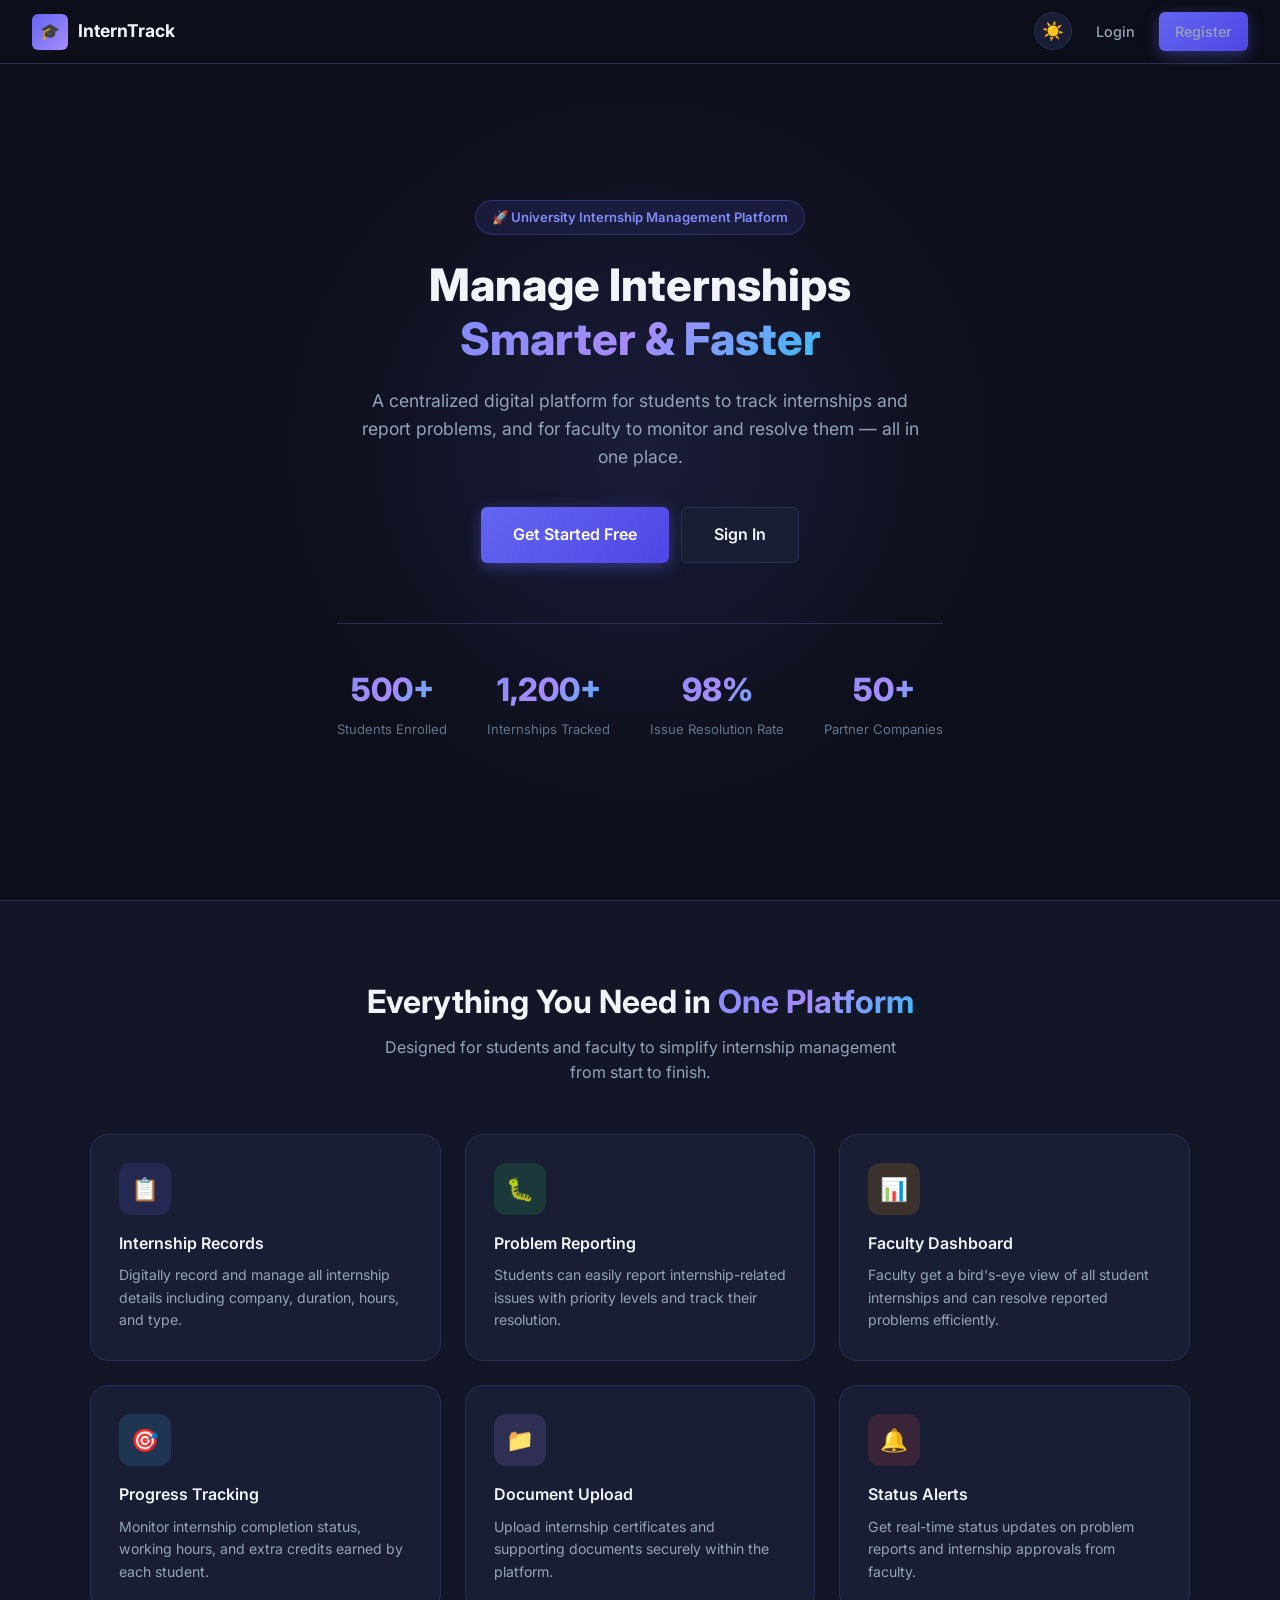
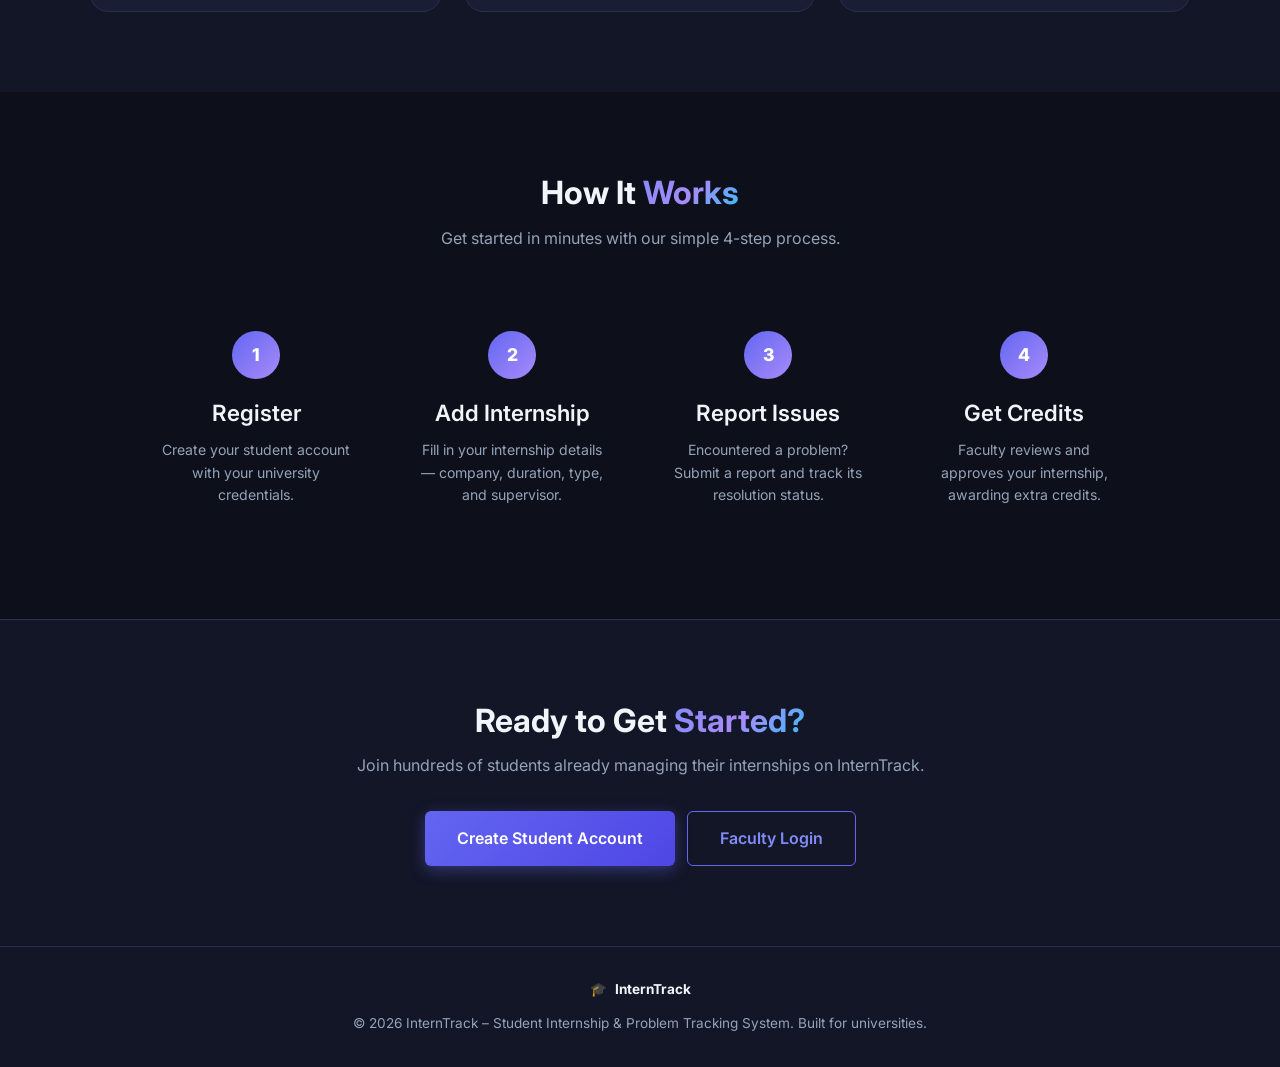
<file: index.html>
<!DOCTYPE html>
<html lang="en">

<head>
  <meta charset="UTF-8" />
  <meta name="viewport" content="width=device-width, initial-scale=1.0" />
  <title>InternTrack – Student Internship & Problem Tracking System</title>
  <script>(function () { var t = localStorage.getItem('interntrack-theme') || 'dark'; document.documentElement.setAttribute('data-theme', t); })();</script>
  <meta name="description"
    content="A centralized platform for managing student internships and problem reports at universities and colleges." />
  <link rel="stylesheet" href="css/style.css" />
  <style>
    /* ── Landing-specific styles ── */
    .hero {
      min-height: 100vh;
      display: flex;
      align-items: center;
      justify-content: center;
      text-align: center;
      padding: 100px 24px 60px;
      position: relative;
      overflow: hidden;
    }

    .hero::before {
      content: '';
      position: absolute;
      width: 800px;
      height: 800px;
      background: radial-gradient(circle, rgba(99, 102, 241, 0.15) 0%, transparent 65%);
      top: 50%;
      left: 50%;
      transform: translate(-50%, -50%);
      pointer-events: none;
    }

    .hero-badge {
      display: inline-flex;
      align-items: center;
      gap: 8px;
      background: rgba(99, 102, 241, 0.12);
      border: 1px solid rgba(99, 102, 241, 0.3);
      border-radius: 999px;
      padding: 6px 16px;
      font-size: 0.82rem;
      font-weight: 600;
      color: var(--accent-light);
      margin-bottom: 24px;
      animation: fadeInUp 0.5s ease forwards;
    }

    .hero-content {
      position: relative;
      z-index: 1;
      max-width: 760px;
      margin: 0 auto;
    }

    .hero h1 {
      margin-bottom: 20px;
      animation: fadeInUp 0.5s 0.1s ease both;
    }

    .hero p {
      font-size: 1.1rem;
      color: var(--text-secondary);
      max-width: 560px;
      margin: 0 auto 36px;
      animation: fadeInUp 0.5s 0.2s ease both;
    }

    .hero-cta {
      display: flex;
      gap: 12px;
      justify-content: center;
      flex-wrap: wrap;
      animation: fadeInUp 0.5s 0.3s ease both;
    }

    .hero-stats {
      display: flex;
      gap: 40px;
      justify-content: center;
      flex-wrap: wrap;
      margin-top: 60px;
      padding-top: 40px;
      border-top: 1px solid var(--border);
      animation: fadeInUp 0.5s 0.4s ease both;
    }

    .hero-stat-item {
      text-align: center;
    }

    .hero-stat-value {
      font-size: 2rem;
      font-weight: 800;
      color: var(--text-primary);
    }

    .hero-stat-label {
      font-size: 0.82rem;
      color: var(--text-muted);
      margin-top: 4px;
    }

    /* Features */
    .features-section {
      padding: 80px 24px;
      background: var(--bg-secondary);
      border-top: 1px solid var(--border);
    }

    .section-header {
      text-align: center;
      margin-bottom: 48px;
    }

    .section-header h2 {
      margin-bottom: 12px;
    }

    .section-header p {
      max-width: 520px;
      margin: 0 auto;
    }

    .features-grid {
      display: grid;
      grid-template-columns: repeat(auto-fit, minmax(280px, 1fr));
      gap: 24px;
      max-width: 1100px;
      margin: 0 auto;
    }

    .feature-card {
      background: var(--bg-card);
      border: 1px solid var(--border);
      border-radius: var(--radius-lg);
      padding: 28px;
      transition: var(--transition);
    }

    .feature-card:hover {
      transform: translateY(-4px);
      border-color: rgba(99, 102, 241, 0.4);
      box-shadow: var(--shadow-accent);
    }

    .feature-icon {
      width: 52px;
      height: 52px;
      border-radius: var(--radius-md);
      display: flex;
      align-items: center;
      justify-content: center;
      font-size: 1.4rem;
      margin-bottom: 16px;
    }

    .feature-card h3 {
      margin-bottom: 8px;
      font-size: 1rem;
    }

    .feature-card p {
      font-size: 0.88rem;
    }

    /* How it works */
    .how-section {
      padding: 80px 24px;
    }

    .steps-grid {
      display: grid;
      grid-template-columns: repeat(auto-fit, minmax(220px, 1fr));
      gap: 24px;
      max-width: 1000px;
      margin: 0 auto;
    }

    .step-card {
      text-align: center;
      padding: 32px 20px;
    }

    .step-number {
      width: 48px;
      height: 48px;
      border-radius: 50%;
      background: linear-gradient(135deg, var(--accent), #a78bfa);
      display: flex;
      align-items: center;
      justify-content: center;
      font-weight: 800;
      font-size: 1.1rem;
      color: white;
      margin: 0 auto 16px;
    }

    .step-card h3 {
      margin-bottom: 8px;
    }

    .step-card p {
      font-size: 0.88rem;
    }

    /* CTA Section */
    .cta-section {
      padding: 80px 24px;
      background: var(--bg-secondary);
      border-top: 1px solid var(--border);
      text-align: center;
    }

    .cta-section h2 {
      margin-bottom: 12px;
    }

    .cta-section p {
      margin-bottom: 32px;
    }

    /* Footer */
    footer {
      background: var(--bg-secondary);
      border-top: 1px solid var(--border);
      padding: 32px 24px;
      text-align: center;
      color: var(--text-muted);
      font-size: 0.85rem;
    }

    footer .footer-brand {
      display: flex;
      align-items: center;
      justify-content: center;
      gap: 8px;
      font-weight: 700;
      color: var(--text-primary);
      margin-bottom: 12px;
    }
  </style>
</head>

<body>

  <!-- Navbar -->
  <nav class="navbar">
    <div class="navbar-brand">
      <div class="brand-icon">🎓</div>
      InternTrack
    </div>
    <div class="navbar-links">
      <button class="theme-toggle-btn" title="Toggle Theme">☀️</button>
      <a href="login.html">Login</a>
      <a href="register.html" class="btn btn-primary btn-sm">Register</a>
    </div>
  </nav>

  <!-- Hero -->
  <section class="hero">
    <div class="hero-content">
      <div class="hero-badge">🚀 University Internship Management Platform</div>
      <h1>Manage Internships<br><span class="gradient-text">Smarter & Faster</span></h1>
      <p>A centralized digital platform for students to track internships and report problems, and for faculty to
        monitor and resolve them — all in one place.</p>
      <div class="hero-cta">
        <a href="register.html" class="btn btn-primary btn-lg">Get Started Free</a>
        <a href="login.html" class="btn btn-secondary btn-lg">Sign In</a>
      </div>
      <div class="hero-stats">
        <div class="hero-stat-item">
          <div class="hero-stat-value gradient-text">500+</div>
          <div class="hero-stat-label">Students Enrolled</div>
        </div>
        <div class="hero-stat-item">
          <div class="hero-stat-value gradient-text">1,200+</div>
          <div class="hero-stat-label">Internships Tracked</div>
        </div>
        <div class="hero-stat-item">
          <div class="hero-stat-value gradient-text">98%</div>
          <div class="hero-stat-label">Issue Resolution Rate</div>
        </div>
        <div class="hero-stat-item">
          <div class="hero-stat-value gradient-text">50+</div>
          <div class="hero-stat-label">Partner Companies</div>
        </div>
      </div>
    </div>
  </section>

  <!-- Features -->
  <section class="features-section">
    <div class="section-header">
      <h2>Everything You Need in <span class="gradient-text">One Platform</span></h2>
      <p>Designed for students and faculty to simplify internship management from start to finish.</p>
    </div>
    <div class="features-grid">
      <div class="feature-card">
        <div class="feature-icon" style="background: rgba(99,102,241,0.15);">📋</div>
        <h3>Internship Records</h3>
        <p>Digitally record and manage all internship details including company, duration, hours, and type.</p>
      </div>
      <div class="feature-card">
        <div class="feature-icon" style="background: rgba(34,197,94,0.15);">🐛</div>
        <h3>Problem Reporting</h3>
        <p>Students can easily report internship-related issues with priority levels and track their resolution.</p>
      </div>
      <div class="feature-card">
        <div class="feature-icon" style="background: rgba(245,158,11,0.15);">📊</div>
        <h3>Faculty Dashboard</h3>
        <p>Faculty get a bird's-eye view of all student internships and can resolve reported problems efficiently.</p>
      </div>
      <div class="feature-card">
        <div class="feature-icon" style="background: rgba(56,189,248,0.15);">🎯</div>
        <h3>Progress Tracking</h3>
        <p>Monitor internship completion status, working hours, and extra credits earned by each student.</p>
      </div>
      <div class="feature-card">
        <div class="feature-icon" style="background: rgba(167,139,250,0.15);">📁</div>
        <h3>Document Upload</h3>
        <p>Upload internship certificates and supporting documents securely within the platform.</p>
      </div>
      <div class="feature-card">
        <div class="feature-icon" style="background: rgba(239,68,68,0.15);">🔔</div>
        <h3>Status Alerts</h3>
        <p>Get real-time status updates on problem reports and internship approvals from faculty.</p>
      </div>
    </div>
  </section>

  <!-- How it Works -->
  <section class="how-section">
    <div class="section-header">
      <h2>How It <span class="gradient-text">Works</span></h2>
      <p>Get started in minutes with our simple 4-step process.</p>
    </div>
    <div class="steps-grid">
      <div class="step-card">
        <div class="step-number">1</div>
        <h3>Register</h3>
        <p>Create your student account with your university credentials.</p>
      </div>
      <div class="step-card">
        <div class="step-number">2</div>
        <h3>Add Internship</h3>
        <p>Fill in your internship details — company, duration, type, and supervisor.</p>
      </div>
      <div class="step-card">
        <div class="step-number">3</div>
        <h3>Report Issues</h3>
        <p>Encountered a problem? Submit a report and track its resolution status.</p>
      </div>
      <div class="step-card">
        <div class="step-number">4</div>
        <h3>Get Credits</h3>
        <p>Faculty reviews and approves your internship, awarding extra credits.</p>
      </div>
    </div>
  </section>

  <!-- CTA -->
  <section class="cta-section">
    <h2>Ready to Get <span class="gradient-text">Started?</span></h2>
    <p>Join hundreds of students already managing their internships on InternTrack.</p>
    <div style="display:flex; gap:12px; justify-content:center; flex-wrap:wrap;">
      <a href="register.html" class="btn btn-primary btn-lg">Create Student Account</a>
      <a href="login.html" class="btn btn-outline btn-lg">Faculty Login</a>
    </div>
  </section>

  <!-- Footer -->
  <footer>
    <div class="footer-brand">
      <span>🎓</span> InternTrack
    </div>
    <p>© 2026 InternTrack – Student Internship & Problem Tracking System. Built for universities.</p>
  </footer>

  <script src="js/theme.js"></script>
</body>

</html>
</file>
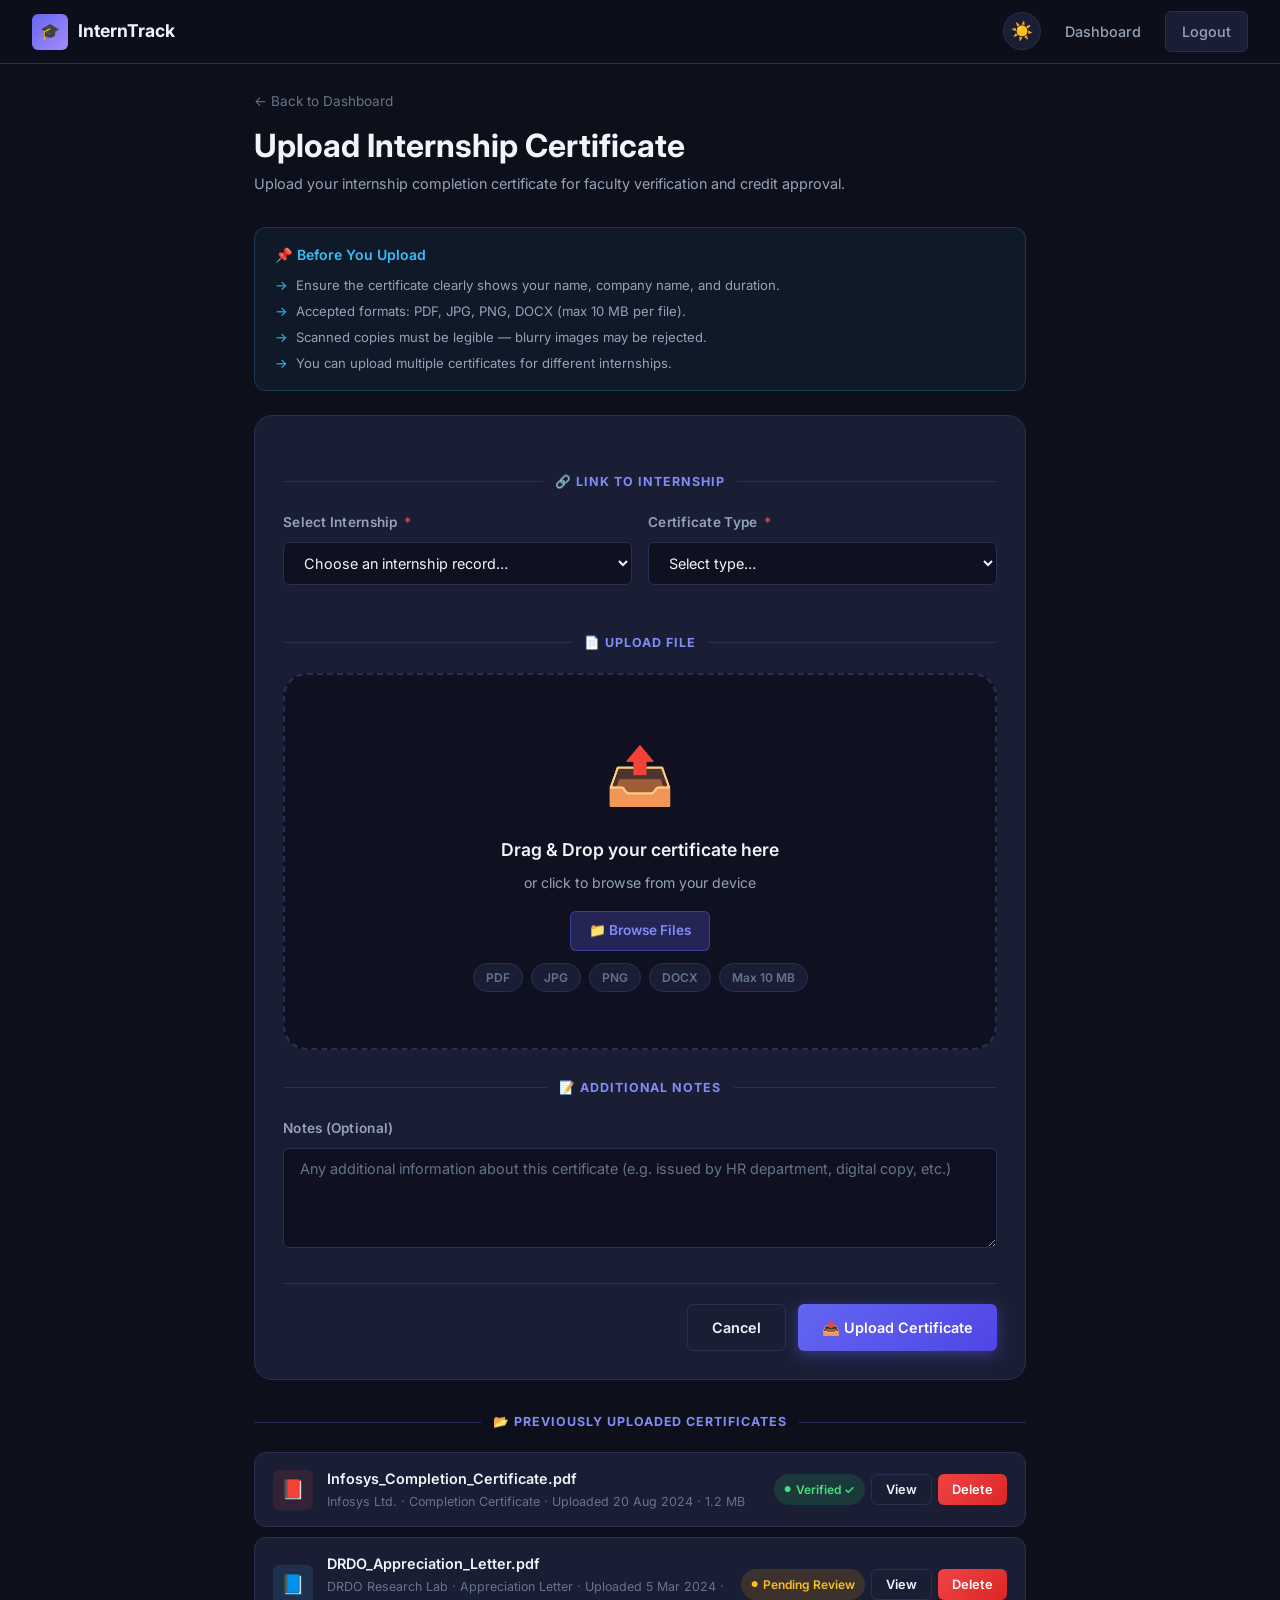
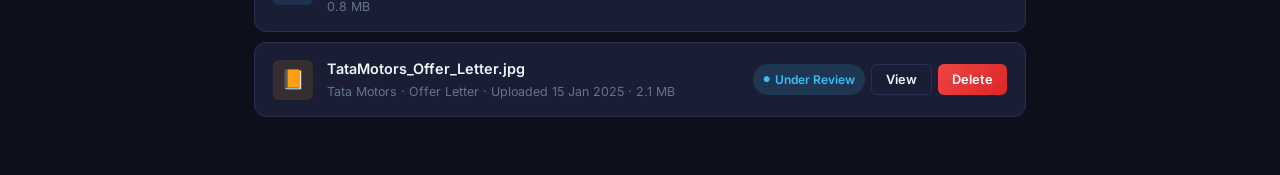
<file: certificate-upload.html>
<!DOCTYPE html>
<html lang="en">

<head>
    <meta charset="UTF-8" />
    <meta name="viewport" content="width=device-width, initial-scale=1.0" />
    <title>Upload Certificate – InternTrack</title>
    <meta name="description"
        content="Upload your internship completion certificate to InternTrack for faculty verification." />
    <!-- Apply theme before render to avoid flash -->
    <script>
        (function () {
            var t = localStorage.getItem('interntrack-theme') || 'dark';
            document.documentElement.setAttribute('data-theme', t);
        })();
    </script>
    <link rel="stylesheet" href="css/style.css" />
    <style>
        .form-page-wrapper {
            min-height: 100vh;
            background: var(--bg-primary);
        }

        .form-page-inner {
            max-width: 820px;
            margin: 0 auto;
            padding: 88px 24px 48px;
        }

        /* ── Upload Zone ── */
        .upload-zone {
            border: 2px dashed var(--border);
            border-radius: var(--radius-xl);
            padding: 56px 32px;
            text-align: center;
            cursor: pointer;
            transition: var(--transition);
            position: relative;
            background: var(--bg-input);
        }

        .upload-zone:hover,
        .upload-zone.dragover {
            border-color: var(--accent);
            background: var(--accent-glow);
        }

        .upload-zone input[type="file"] {
            position: absolute;
            inset: 0;
            opacity: 0;
            cursor: pointer;
            width: 100%;
            height: 100%;
        }

        .upload-zone-icon {
            font-size: 3.5rem;
            margin-bottom: 16px;
            display: block;
        }

        .upload-zone h3 {
            margin-bottom: 8px;
            font-size: 1.1rem;
        }

        .upload-zone p {
            font-size: 0.88rem;
            margin-bottom: 16px;
        }

        .upload-zone .browse-btn {
            display: inline-flex;
            align-items: center;
            gap: 6px;
            background: var(--accent-glow);
            border: 1px solid rgba(99, 102, 241, 0.4);
            border-radius: var(--radius-sm);
            padding: 8px 18px;
            font-size: 0.85rem;
            font-weight: 600;
            color: var(--accent-light);
            pointer-events: none;
        }

        /* ── File Preview Card ── */
        .file-preview {
            display: none;
            align-items: center;
            gap: 16px;
            background: var(--bg-card);
            border: 1px solid var(--border);
            border-radius: var(--radius-md);
            padding: 16px 20px;
            margin-top: 16px;
        }

        .file-preview.visible {
            display: flex;
        }

        .file-preview-icon {
            width: 48px;
            height: 48px;
            border-radius: var(--radius-sm);
            background: rgba(99, 102, 241, 0.12);
            display: flex;
            align-items: center;
            justify-content: center;
            font-size: 1.4rem;
            flex-shrink: 0;
        }

        .file-preview-info {
            flex: 1;
            min-width: 0;
        }

        .file-preview-name {
            font-weight: 600;
            font-size: 0.9rem;
            color: var(--text-primary);
            white-space: nowrap;
            overflow: hidden;
            text-overflow: ellipsis;
        }

        .file-preview-size {
            font-size: 0.78rem;
            color: var(--text-muted);
            margin-top: 2px;
        }

        .file-remove-btn {
            background: none;
            border: none;
            color: var(--danger);
            cursor: pointer;
            font-size: 1.1rem;
            padding: 4px;
            transition: var(--transition);
            flex-shrink: 0;
        }

        .file-remove-btn:hover {
            transform: scale(1.2);
        }

        /* ── Upload Progress ── */
        .upload-progress-wrap {
            display: none;
            margin-top: 16px;
        }

        .upload-progress-wrap.visible {
            display: block;
        }

        .upload-progress-label {
            display: flex;
            justify-content: space-between;
            font-size: 0.82rem;
            color: var(--text-muted);
            margin-bottom: 6px;
        }

        /* ── Accepted Formats ── */
        .format-chips {
            display: flex;
            gap: 8px;
            flex-wrap: wrap;
            justify-content: center;
            margin-top: 12px;
        }

        .format-chip {
            background: var(--bg-card);
            border: 1px solid var(--border);
            border-radius: 999px;
            padding: 4px 12px;
            font-size: 0.75rem;
            font-weight: 600;
            color: var(--text-muted);
        }

        /* ── Uploaded Certificates List ── */
        .cert-list {
            margin-top: 32px;
        }

        .cert-item {
            display: flex;
            align-items: center;
            gap: 14px;
            background: var(--bg-card);
            border: 1px solid var(--border);
            border-radius: var(--radius-md);
            padding: 14px 18px;
            margin-bottom: 10px;
            transition: var(--transition);
        }

        .cert-item:hover {
            border-color: rgba(99, 102, 241, 0.3);
            box-shadow: var(--shadow-sm);
        }

        .cert-item-icon {
            width: 40px;
            height: 40px;
            border-radius: var(--radius-sm);
            display: flex;
            align-items: center;
            justify-content: center;
            font-size: 1.2rem;
            flex-shrink: 0;
        }

        .cert-item-info {
            flex: 1;
            min-width: 0;
        }

        .cert-item-name {
            font-weight: 600;
            font-size: 0.9rem;
            color: var(--text-primary);
        }

        .cert-item-meta {
            font-size: 0.78rem;
            color: var(--text-muted);
            margin-top: 2px;
        }

        .cert-item-actions {
            display: flex;
            gap: 6px;
            flex-shrink: 0;
        }

        /* ── Tips Box ── */
        .tips-box {
            background: rgba(56, 189, 248, 0.06);
            border: 1px solid rgba(56, 189, 248, 0.2);
            border-radius: var(--radius-md);
            padding: 16px 20px;
            margin-bottom: 24px;
        }

        .tips-box h4 {
            font-size: 0.88rem;
            color: var(--info);
            margin-bottom: 8px;
        }

        .tips-box ul {
            list-style: none;
            display: flex;
            flex-direction: column;
            gap: 5px;
        }

        .tips-box ul li {
            font-size: 0.82rem;
            color: var(--text-secondary);
            display: flex;
            align-items: flex-start;
            gap: 8px;
        }

        .tips-box ul li::before {
            content: '→';
            color: var(--info);
            flex-shrink: 0;
        }

        /* ── Section Divider ── */
        .section-divider {
            display: flex;
            align-items: center;
            gap: 12px;
            margin: 28px 0 20px;
        }

        .section-divider span {
            font-size: 0.78rem;
            font-weight: 700;
            text-transform: uppercase;
            letter-spacing: 0.08em;
            color: var(--accent-light);
            white-space: nowrap;
        }

        .section-divider::before,
        .section-divider::after {
            content: '';
            flex: 1;
            height: 1px;
            background: var(--border);
        }

        .form-actions {
            display: flex;
            gap: 12px;
            justify-content: flex-end;
            margin-top: 28px;
            padding-top: 20px;
            border-top: 1px solid var(--border);
        }
    </style>
</head>

<body>

    <!-- Navbar -->
    <nav class="navbar">
        <div class="navbar-brand">
            <div class="brand-icon">🎓</div>
            InternTrack
        </div>
        <div class="navbar-links">
            <button class="theme-toggle-btn" title="Toggle Theme">☀️</button>
            <a href="student-dashboard.html">Dashboard</a>
            <a href="login.html" class="btn btn-secondary btn-sm">Logout</a>
        </div>
    </nav>

    <div class="form-page-wrapper">
        <div class="form-page-inner">

            <!-- Page Header -->
            <div class="page-header">
                <a href="student-dashboard.html"
                    style="font-size:0.85rem; color:var(--text-muted); display:inline-flex; align-items:center; gap:4px; margin-bottom:12px;">←
                    Back to Dashboard</a>
                <h2>Upload Internship Certificate</h2>
                <p>Upload your internship completion certificate for faculty verification and credit approval.</p>
            </div>

            <!-- Tips -->
            <div class="tips-box">
                <h4>📌 Before You Upload</h4>
                <ul>
                    <li>Ensure the certificate clearly shows your name, company name, and duration.</li>
                    <li>Accepted formats: PDF, JPG, PNG, DOCX (max 10 MB per file).</li>
                    <li>Scanned copies must be legible — blurry images may be rejected.</li>
                    <li>You can upload multiple certificates for different internships.</li>
                </ul>
            </div>

            <div id="formAlert" class="alert"></div>

            <div class="card">
                <form id="certUploadForm" novalidate>

                    <!-- Internship Association -->
                    <div class="section-divider"><span>🔗 Link to Internship</span></div>

                    <div class="form-row">
                        <div class="form-group">
                            <label class="form-label" for="linkedInternship">Select Internship <span
                                    class="required">*</span></label>
                            <select id="linkedInternship" name="linkedInternship" class="form-control">
                                <option value="">Choose an internship record…</option>
                                <option value="1">Infosys Ltd. (Jun–Aug 2024) – Technical</option>
                                <option value="2">DRDO Research Lab (Dec 2023–Feb 2024) – Research</option>
                                <option value="3">Tata Motors (Jan 2025–Present) – Industrial</option>
                            </select>
                            <span class="error-msg" id="linkedInternshipError"></span>
                        </div>
                        <div class="form-group">
                            <label class="form-label" for="certType">Certificate Type <span
                                    class="required">*</span></label>
                            <select id="certType" name="certType" class="form-control">
                                <option value="">Select type…</option>
                                <option value="completion">Completion Certificate</option>
                                <option value="appreciation">Appreciation Letter</option>
                                <option value="offer_letter">Offer Letter</option>
                                <option value="noc">No Objection Certificate (NOC)</option>
                                <option value="other">Other</option>
                            </select>
                            <span class="error-msg" id="certTypeError"></span>
                        </div>
                    </div>

                    <!-- Upload Zone -->
                    <div class="section-divider"><span>📄 Upload File</span></div>

                    <div class="upload-zone" id="uploadZone">
                        <input type="file" id="certificateFile" name="certificateFile"
                            accept=".pdf,.jpg,.jpeg,.png,.docx" />
                        <span class="upload-zone-icon">📤</span>
                        <h3>Drag & Drop your certificate here</h3>
                        <p>or click to browse from your device</p>
                        <div class="browse-btn">📁 Browse Files</div>
                        <div class="format-chips">
                            <span class="format-chip">PDF</span>
                            <span class="format-chip">JPG</span>
                            <span class="format-chip">PNG</span>
                            <span class="format-chip">DOCX</span>
                            <span class="format-chip">Max 10 MB</span>
                        </div>
                    </div>

                    <!-- File Preview -->
                    <div class="file-preview" id="filePreview">
                        <div class="file-preview-icon" id="previewIcon">📄</div>
                        <div class="file-preview-info">
                            <div class="file-preview-name" id="previewName">filename.pdf</div>
                            <div class="file-preview-size" id="previewSize">0 KB</div>
                        </div>
                        <button type="button" class="file-remove-btn" id="removeFileBtn" title="Remove file">✕</button>
                    </div>

                    <!-- Upload Progress -->
                    <div class="upload-progress-wrap" id="uploadProgressWrap">
                        <div class="upload-progress-label">
                            <span>Uploading…</span>
                            <span id="progressPct">0%</span>
                        </div>
                        <div class="progress-bar">
                            <div class="progress-fill" id="progressFill" style="width:0%"></div>
                        </div>
                    </div>

                    <!-- Additional Notes -->
                    <div class="section-divider"><span>📝 Additional Notes</span></div>

                    <div class="form-group">
                        <label class="form-label" for="certNotes">Notes (Optional)</label>
                        <textarea id="certNotes" name="certNotes" class="form-control" rows="3"
                            placeholder="Any additional information about this certificate (e.g. issued by HR department, digital copy, etc.)"></textarea>
                    </div>

                    <!-- Form Actions -->
                    <div class="form-actions">
                        <a href="student-dashboard.html" class="btn btn-secondary">Cancel</a>
                        <button type="submit" class="btn btn-primary" id="uploadBtn">📤 Upload Certificate</button>
                    </div>

                </form>
            </div>

            <!-- Previously Uploaded Certificates -->
            <div class="cert-list">
                <div class="section-divider"><span>📂 Previously Uploaded Certificates</span></div>

                <div class="cert-item">
                    <div class="cert-item-icon" style="background:rgba(239,68,68,0.12);">📕</div>
                    <div class="cert-item-info">
                        <div class="cert-item-name">Infosys_Completion_Certificate.pdf</div>
                        <div class="cert-item-meta">Infosys Ltd. · Completion Certificate · Uploaded 20 Aug 2024 · 1.2
                            MB</div>
                    </div>
                    <div class="cert-item-actions">
                        <span class="badge badge-success">Verified ✓</span>
                        <button class="btn btn-secondary btn-sm">View</button>
                        <button class="btn btn-danger btn-sm">Delete</button>
                    </div>
                </div>

                <div class="cert-item">
                    <div class="cert-item-icon" style="background:rgba(56,189,248,0.12);">📘</div>
                    <div class="cert-item-info">
                        <div class="cert-item-name">DRDO_Appreciation_Letter.pdf</div>
                        <div class="cert-item-meta">DRDO Research Lab · Appreciation Letter · Uploaded 5 Mar 2024 · 0.8
                            MB</div>
                    </div>
                    <div class="cert-item-actions">
                        <span class="badge badge-warning">Pending Review</span>
                        <button class="btn btn-secondary btn-sm">View</button>
                        <button class="btn btn-danger btn-sm">Delete</button>
                    </div>
                </div>

                <div class="cert-item">
                    <div class="cert-item-icon" style="background:rgba(245,158,11,0.12);">📙</div>
                    <div class="cert-item-info">
                        <div class="cert-item-name">TataMotors_Offer_Letter.jpg</div>
                        <div class="cert-item-meta">Tata Motors · Offer Letter · Uploaded 15 Jan 2025 · 2.1 MB</div>
                    </div>
                    <div class="cert-item-actions">
                        <span class="badge badge-info">Under Review</span>
                        <button class="btn btn-secondary btn-sm">View</button>
                        <button class="btn btn-danger btn-sm">Delete</button>
                    </div>
                </div>

            </div>

        </div>
    </div>

    <script src="js/theme.js"></script>
    <script src="js/validation.js"></script>
    <script>
        // ── File Upload Interactions ──────────────────────────────

        const uploadZone = document.getElementById('uploadZone');
        const fileInput = document.getElementById('certificateFile');
        const filePreview = document.getElementById('filePreview');
        const previewIcon = document.getElementById('previewIcon');
        const previewName = document.getElementById('previewName');
        const previewSize = document.getElementById('previewSize');
        const removeBtn = document.getElementById('removeFileBtn');
        const progressWrap = document.getElementById('uploadProgressWrap');
        const progressFill = document.getElementById('progressFill');
        const progressPct = document.getElementById('progressPct');

        const FILE_ICONS = {
            pdf: '📕',
            jpg: '🖼️',
            jpeg: '🖼️',
            png: '🖼️',
            docx: '📘',
            doc: '📘',
        };

        function formatBytes(bytes) {
            if (bytes < 1024) return bytes + ' B';
            if (bytes < 1024 * 1024) return (bytes / 1024).toFixed(1) + ' KB';
            return (bytes / (1024 * 1024)).toFixed(2) + ' MB';
        }

        function showFilePreview(file) {
            const ext = file.name.split('.').pop().toLowerCase();
            previewIcon.textContent = FILE_ICONS[ext] || '📄';
            previewName.textContent = file.name;
            previewSize.textContent = formatBytes(file.size);
            filePreview.classList.add('visible');
        }

        function clearFile() {
            fileInput.value = '';
            filePreview.classList.remove('visible');
            progressWrap.classList.remove('visible');
            progressFill.style.width = '0%';
            progressPct.textContent = '0%';
        }

        fileInput.addEventListener('change', () => {
            if (fileInput.files.length > 0) {
                const file = fileInput.files[0];
                if (file.size > 10 * 1024 * 1024) {
                    alert('File size exceeds 10 MB. Please choose a smaller file.');
                    clearFile();
                    return;
                }
                showFilePreview(file);
            }
        });

        removeBtn.addEventListener('click', clearFile);

        // Drag & Drop
        uploadZone.addEventListener('dragover', e => {
            e.preventDefault();
            uploadZone.classList.add('dragover');
        });

        uploadZone.addEventListener('dragleave', () => uploadZone.classList.remove('dragover'));

        uploadZone.addEventListener('drop', e => {
            e.preventDefault();
            uploadZone.classList.remove('dragover');
            const dt = e.dataTransfer;
            if (dt.files.length > 0) {
                fileInput.files = dt.files;
                fileInput.dispatchEvent(new Event('change'));
            }
        });

        // ── Form Submit ───────────────────────────────────────────

        document.getElementById('certUploadForm').addEventListener('submit', function (e) {
            e.preventDefault();

            const internship = document.getElementById('linkedInternship').value;
            const certType = document.getElementById('certType').value;
            const hasFile = fileInput.files.length > 0;

            let valid = true;

            if (!internship) {
                document.getElementById('linkedInternshipError').textContent = 'Please select an internship.';
                document.getElementById('linkedInternshipError').classList.add('visible');
                document.getElementById('linkedInternship').classList.add('error');
                valid = false;
            } else {
                document.getElementById('linkedInternshipError').classList.remove('visible');
                document.getElementById('linkedInternship').classList.remove('error');
            }

            if (!certType) {
                document.getElementById('certTypeError').textContent = 'Please select a certificate type.';
                document.getElementById('certTypeError').classList.add('visible');
                document.getElementById('certType').classList.add('error');
                valid = false;
            } else {
                document.getElementById('certTypeError').classList.remove('visible');
                document.getElementById('certType').classList.remove('error');
            }

            if (!hasFile) {
                showAlert('formAlert', 'error', 'Please select a file to upload.');
                valid = false;
            }

            if (!valid) return;

            // Simulate upload progress
            progressWrap.classList.add('visible');
            let pct = 0;
            const interval = setInterval(() => {
                pct += Math.floor(Math.random() * 15) + 5;
                if (pct >= 100) {
                    pct = 100;
                    clearInterval(interval);
                    progressFill.style.width = '100%';
                    progressPct.textContent = '100%';
                    setTimeout(() => {
                        showAlert('formAlert', 'success', '✅ Certificate uploaded successfully! Faculty will review it within 1–3 working days.');
                        progressWrap.classList.remove('visible');
                        clearFile();
                    }, 500);
                } else {
                    progressFill.style.width = pct + '%';
                    progressPct.textContent = pct + '%';
                }
            }, 150);
        });

        // ── Alert helper (local, since validation.js may not expose it globally) ──
        function showAlert(id, type, msg) {
            const el = document.getElementById(id);
            if (!el) return;
            el.className = 'alert alert-' + type + ' visible';
            el.innerHTML = (type === 'success' ? '✅' : '❌') + ' ' + msg;
            el.scrollIntoView({ behavior: 'smooth', block: 'nearest' });
            if (type === 'success') setTimeout(() => el.classList.remove('visible'), 6000);
        }
    </script>
</body>

</html>
</file>
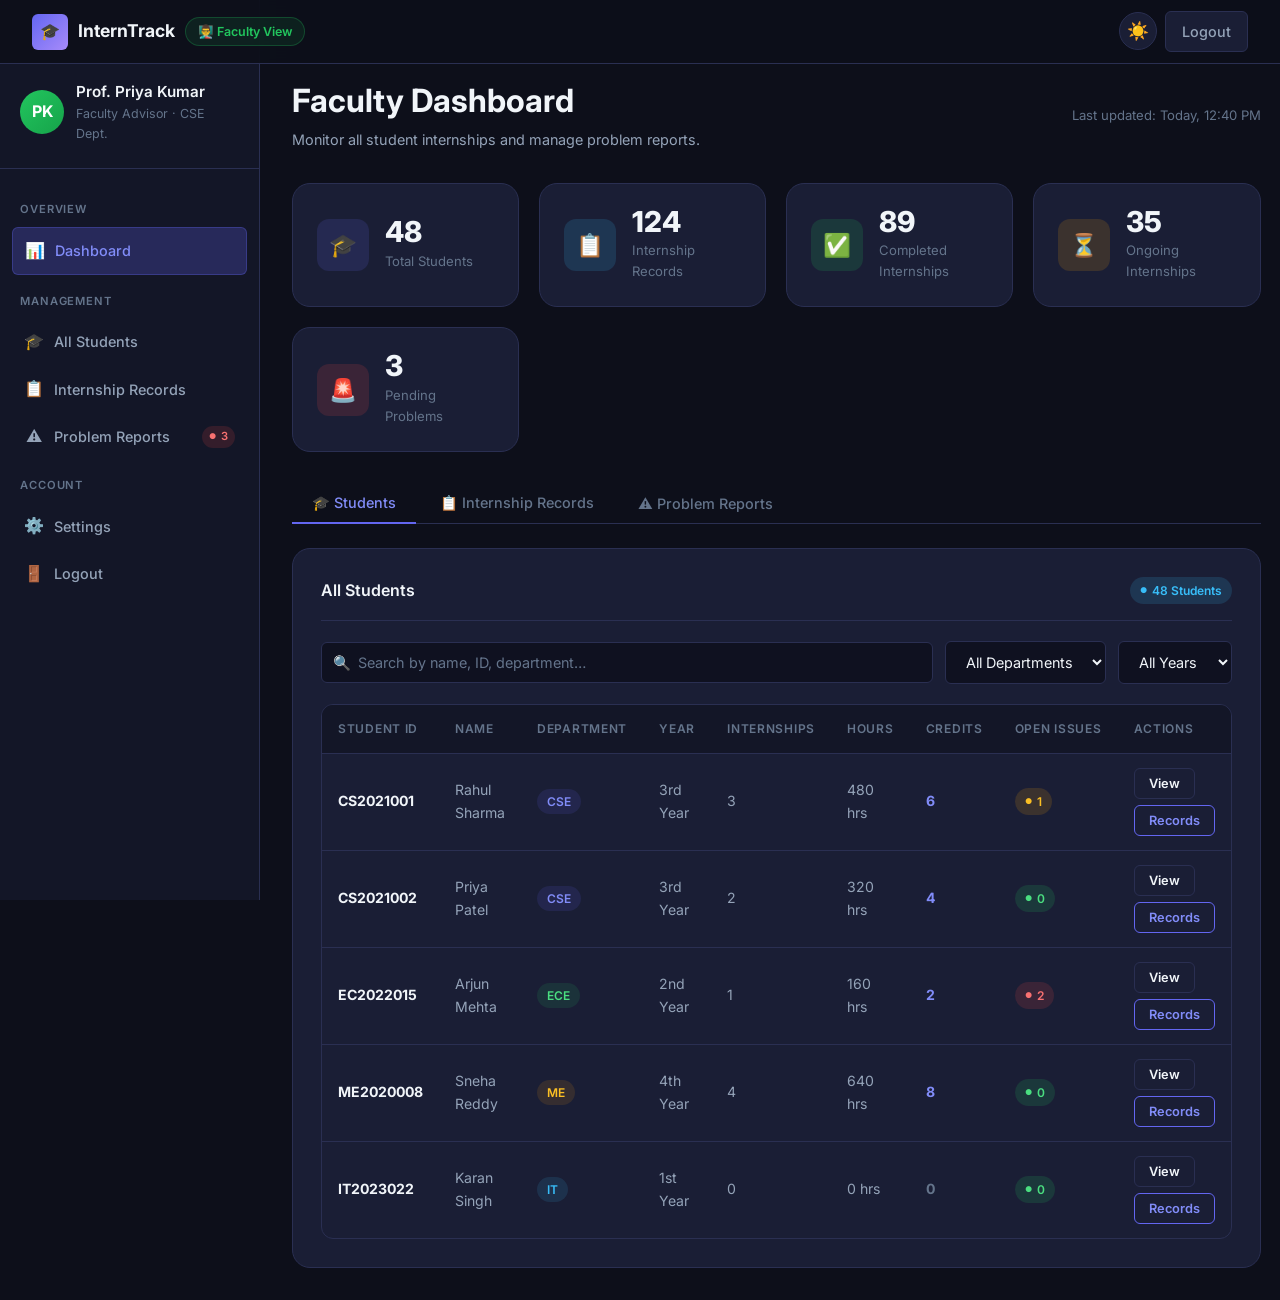
<file: faculty-dashboard.html>
<!DOCTYPE html>
<html lang="en">

<head>
    <meta charset="UTF-8" />
    <meta name="viewport" content="width=device-width, initial-scale=1.0" />
    <title>Faculty Dashboard – InternTrack</title>
    <script>(function () { var t = localStorage.getItem('interntrack-theme') || 'dark'; document.documentElement.setAttribute('data-theme', t); })();</script>
    <meta name="description"
        content="Faculty admin dashboard to monitor student internships and resolve problem reports on InternTrack." />
    <link rel="stylesheet" href="css/style.css" />
    <style>
        .tab-content {
            display: none;
        }

        .tab-content.active {
            display: block;
        }

        .resolve-modal-overlay {
            position: fixed;
            inset: 0;
            background: rgba(0, 0, 0, 0.7);
            backdrop-filter: blur(4px);
            z-index: 200;
            display: none;
            align-items: center;
            justify-content: center;
            padding: 24px;
        }

        .resolve-modal-overlay.open {
            display: flex;
        }

        .resolve-modal {
            background: var(--bg-card);
            border: 1px solid var(--border);
            border-radius: var(--radius-xl);
            padding: 32px;
            width: 100%;
            max-width: 480px;
            box-shadow: var(--shadow-lg);
            animation: fadeInUp 0.3s ease forwards;
        }

        .resolve-modal h3 {
            margin-bottom: 8px;
        }

        .resolve-modal p {
            font-size: 0.88rem;
            margin-bottom: 20px;
        }

        .modal-actions {
            display: flex;
            gap: 10px;
            justify-content: flex-end;
            margin-top: 20px;
        }

        .faculty-info-tag {
            display: inline-flex;
            align-items: center;
            gap: 6px;
            background: rgba(34, 197, 94, 0.1);
            border: 1px solid rgba(34, 197, 94, 0.25);
            border-radius: 999px;
            padding: 4px 12px;
            font-size: 0.78rem;
            font-weight: 600;
            color: var(--success);
        }

        .dept-tag {
            display: inline-block;
            padding: 3px 10px;
            border-radius: 999px;
            font-size: 0.75rem;
            font-weight: 600;
            background: rgba(99, 102, 241, 0.12);
            color: var(--accent-light);
        }

        .action-btn-group {
            display: flex;
            gap: 6px;
            flex-wrap: wrap;
        }

        .summary-row {
            display: flex;
            align-items: center;
            gap: 12px;
            flex-wrap: wrap;
            margin-bottom: 28px;
        }

        .summary-chip {
            display: flex;
            align-items: center;
            gap: 8px;
            background: var(--bg-card);
            border: 1px solid var(--border);
            border-radius: var(--radius-md);
            padding: 10px 16px;
            font-size: 0.85rem;
        }

        .summary-chip .chip-value {
            font-weight: 700;
            font-size: 1.1rem;
        }
    </style>
</head>

<body>

    <!-- Resolve Modal -->
    <div class="resolve-modal-overlay" id="resolveModal">
        <div class="resolve-modal">
            <h3>Resolve Problem Report</h3>
            <p>Provide a resolution note for the student. This will mark the issue as resolved.</p>
            <div class="form-group">
                <label class="form-label" for="resolutionNote">Resolution Note <span class="required">*</span></label>
                <textarea id="resolutionNote" class="form-control" rows="4"
                    placeholder="Describe the action taken to resolve this issue…"></textarea>
            </div>
            <div class="form-group">
                <label class="form-label" for="resolutionStatus">Update Status</label>
                <select id="resolutionStatus" class="form-control">
                    <option value="resolved">Resolved</option>
                    <option value="in_progress">In Progress</option>
                    <option value="escalated">Escalated</option>
                    <option value="closed">Closed (No Action)</option>
                </select>
            </div>
            <div class="modal-actions">
                <button class="btn btn-secondary" onclick="closeModal()">Cancel</button>
                <button class="btn btn-success" onclick="submitResolution()">✅ Submit Resolution</button>
            </div>
        </div>
    </div>

    <!-- Navbar -->
    <nav class="navbar">
        <div class="navbar-brand">
            <div class="brand-icon">🎓</div>
            InternTrack
            <span class="faculty-info-tag">👨‍🏫 Faculty View</span>
        </div>
        <div class="navbar-links">
            <button class="theme-toggle-btn" title="Toggle Theme">☀️</button>
            <a href="login.html" class="btn btn-secondary btn-sm">Logout</a>
        </div>
    </nav>

    <div class="page-wrapper">

        <!-- Sidebar -->
        <aside class="sidebar">
            <div class="sidebar-header">
                <div class="sidebar-user">
                    <div class="sidebar-avatar" style="background: linear-gradient(135deg, #22c55e, #16a34a);">PK</div>
                    <div class="sidebar-user-info">
                        <div class="name">Prof. Priya Kumar</div>
                        <div class="role">Faculty Advisor · CSE Dept.</div>
                    </div>
                </div>
            </div>

            <nav class="sidebar-nav">
                <div class="sidebar-section-label">Overview</div>
                <a href="faculty-dashboard.html" class="sidebar-link active">
                    <span class="icon">📊</span> Dashboard
                </a>

                <div class="sidebar-section-label">Management</div>
                <a href="#" class="sidebar-link" onclick="switchTab('students')">
                    <span class="icon">🎓</span> All Students
                </a>
                <a href="#" class="sidebar-link" onclick="switchTab('internships')">
                    <span class="icon">📋</span> Internship Records
                </a>
                <a href="#" class="sidebar-link" onclick="switchTab('problems')">
                    <span class="icon">⚠️</span> Problem Reports
                    <span class="badge badge-danger"
                        style="margin-left:auto; font-size:0.7rem; padding:2px 7px;">3</span>
                </a>

                <div class="sidebar-section-label">Account</div>
                <a href="#" class="sidebar-link">
                    <span class="icon">⚙️</span> Settings
                </a>
                <a href="login.html" class="sidebar-link">
                    <span class="icon">🚪</span> Logout
                </a>
            </nav>
        </aside>

        <!-- Main Content -->
        <main class="main-content">

            <div class="page-header">
                <div class="page-header-row">
                    <div>
                        <h2>Faculty Dashboard</h2>
                        <p>Monitor all student internships and manage problem reports.</p>
                    </div>
                    <div style="display:flex; gap:8px; align-items:center;">
                        <span style="font-size:0.82rem; color:var(--text-muted);">Last updated: Today, 12:40 PM</span>
                    </div>
                </div>
            </div>

            <!-- Stats -->
            <div class="stats-grid">
                <div class="stat-card">
                    <div class="stat-icon purple">🎓</div>
                    <div>
                        <div class="stat-value">48</div>
                        <div class="stat-label">Total Students</div>
                    </div>
                </div>
                <div class="stat-card">
                    <div class="stat-icon blue">📋</div>
                    <div>
                        <div class="stat-value">124</div>
                        <div class="stat-label">Internship Records</div>
                    </div>
                </div>
                <div class="stat-card">
                    <div class="stat-icon green">✅</div>
                    <div>
                        <div class="stat-value">89</div>
                        <div class="stat-label">Completed Internships</div>
                    </div>
                </div>
                <div class="stat-card">
                    <div class="stat-icon amber">⏳</div>
                    <div>
                        <div class="stat-value">35</div>
                        <div class="stat-label">Ongoing Internships</div>
                    </div>
                </div>
                <div class="stat-card">
                    <div class="stat-icon red">🚨</div>
                    <div>
                        <div class="stat-value">3</div>
                        <div class="stat-label">Pending Problems</div>
                    </div>
                </div>
            </div>

            <!-- Tabs -->
            <div class="tabs">
                <button class="tab-btn active" id="tab-students" onclick="switchTab('students')">🎓 Students</button>
                <button class="tab-btn" id="tab-internships" onclick="switchTab('internships')">📋 Internship
                    Records</button>
                <button class="tab-btn" id="tab-problems" onclick="switchTab('problems')">⚠️ Problem Reports</button>
            </div>

            <!-- Students Tab -->
            <div id="content-students" class="tab-content active">
                <div class="card">
                    <div class="card-header">
                        <h4 class="card-title">All Students</h4>
                        <span class="badge badge-info">48 Students</span>
                    </div>
                    <div class="filter-bar">
                        <div class="search-input-wrap" style="flex:1;">
                            <span class="search-icon">🔍</span>
                            <input type="text" id="tableSearch" class="form-control"
                                placeholder="Search by name, ID, department…" />
                        </div>
                        <select class="form-control" style="width:auto;">
                            <option value="">All Departments</option>
                            <option>CSE</option>
                            <option>ECE</option>
                            <option>ME</option>
                            <option>IT</option>
                        </select>
                        <select class="form-control" style="width:auto;">
                            <option value="">All Years</option>
                            <option>1st Year</option>
                            <option>2nd Year</option>
                            <option>3rd Year</option>
                            <option>4th Year</option>
                        </select>
                    </div>
                    <div class="table-wrapper">
                        <table id="dataTable">
                            <thead>
                                <tr>
                                    <th>Student ID</th>
                                    <th>Name</th>
                                    <th>Department</th>
                                    <th>Year</th>
                                    <th>Internships</th>
                                    <th>Hours</th>
                                    <th>Credits</th>
                                    <th>Open Issues</th>
                                    <th>Actions</th>
                                </tr>
                            </thead>
                            <tbody>
                                <tr>
                                    <td><strong>CS2021001</strong></td>
                                    <td>Rahul Sharma</td>
                                    <td><span class="dept-tag">CSE</span></td>
                                    <td>3rd Year</td>
                                    <td>3</td>
                                    <td>480 hrs</td>
                                    <td><span style="color:var(--accent-light); font-weight:700;">6</span></td>
                                    <td><span class="badge badge-warning">1</span></td>
                                    <td>
                                        <div class="action-btn-group">
                                            <button class="btn btn-secondary btn-sm">View</button>
                                            <button class="btn btn-outline btn-sm">Records</button>
                                        </div>
                                    </td>
                                </tr>
                                <tr>
                                    <td><strong>CS2021002</strong></td>
                                    <td>Priya Patel</td>
                                    <td><span class="dept-tag">CSE</span></td>
                                    <td>3rd Year</td>
                                    <td>2</td>
                                    <td>320 hrs</td>
                                    <td><span style="color:var(--accent-light); font-weight:700;">4</span></td>
                                    <td><span class="badge badge-success">0</span></td>
                                    <td>
                                        <div class="action-btn-group">
                                            <button class="btn btn-secondary btn-sm">View</button>
                                            <button class="btn btn-outline btn-sm">Records</button>
                                        </div>
                                    </td>
                                </tr>
                                <tr>
                                    <td><strong>EC2022015</strong></td>
                                    <td>Arjun Mehta</td>
                                    <td><span class="dept-tag"
                                            style="background:rgba(34,197,94,0.12);color:#4ade80;">ECE</span></td>
                                    <td>2nd Year</td>
                                    <td>1</td>
                                    <td>160 hrs</td>
                                    <td><span style="color:var(--accent-light); font-weight:700;">2</span></td>
                                    <td><span class="badge badge-danger">2</span></td>
                                    <td>
                                        <div class="action-btn-group">
                                            <button class="btn btn-secondary btn-sm">View</button>
                                            <button class="btn btn-outline btn-sm">Records</button>
                                        </div>
                                    </td>
                                </tr>
                                <tr>
                                    <td><strong>ME2020008</strong></td>
                                    <td>Sneha Reddy</td>
                                    <td><span class="dept-tag"
                                            style="background:rgba(245,158,11,0.12);color:#fbbf24;">ME</span></td>
                                    <td>4th Year</td>
                                    <td>4</td>
                                    <td>640 hrs</td>
                                    <td><span style="color:var(--accent-light); font-weight:700;">8</span></td>
                                    <td><span class="badge badge-success">0</span></td>
                                    <td>
                                        <div class="action-btn-group">
                                            <button class="btn btn-secondary btn-sm">View</button>
                                            <button class="btn btn-outline btn-sm">Records</button>
                                        </div>
                                    </td>
                                </tr>
                                <tr>
                                    <td><strong>IT2023022</strong></td>
                                    <td>Karan Singh</td>
                                    <td><span class="dept-tag"
                                            style="background:rgba(56,189,248,0.12);color:#38bdf8;">IT</span></td>
                                    <td>1st Year</td>
                                    <td>0</td>
                                    <td>0 hrs</td>
                                    <td><span style="color:var(--text-muted); font-weight:700;">0</span></td>
                                    <td><span class="badge badge-success">0</span></td>
                                    <td>
                                        <div class="action-btn-group">
                                            <button class="btn btn-secondary btn-sm">View</button>
                                            <button class="btn btn-outline btn-sm">Records</button>
                                        </div>
                                    </td>
                                </tr>
                            </tbody>
                        </table>
                    </div>
                </div>
            </div>

            <!-- Internship Records Tab -->
            <div id="content-internships" class="tab-content">
                <div class="card">
                    <div class="card-header">
                        <h4 class="card-title">All Internship Records</h4>
                        <span class="badge badge-info">124 Records</span>
                    </div>
                    <div class="filter-bar">
                        <div class="search-input-wrap" style="flex:1;">
                            <span class="search-icon">🔍</span>
                            <input type="text" class="form-control" placeholder="Search by student, company, type…"
                                oninput="filterTable(this, 'internTable')" />
                        </div>
                        <select class="form-control" style="width:auto;"
                            onchange="filterTableByCol(this.value, 'internTable', 5)">
                            <option value="">All Status</option>
                            <option value="Completed">Completed</option>
                            <option value="Ongoing">Ongoing</option>
                            <option value="Pending">Pending</option>
                        </select>
                    </div>
                    <div class="table-wrapper">
                        <table id="internTable">
                            <thead>
                                <tr>
                                    <th>Student</th>
                                    <th>Student ID</th>
                                    <th>Company</th>
                                    <th>Type</th>
                                    <th>Duration</th>
                                    <th>Status</th>
                                    <th>Hours/Wk</th>
                                    <th>Credits</th>
                                    <th>Actions</th>
                                </tr>
                            </thead>
                            <tbody>
                                <tr>
                                    <td><strong>Rahul Sharma</strong></td>
                                    <td>CS2021001</td>
                                    <td>Infosys Ltd.</td>
                                    <td>Technical</td>
                                    <td>Jun–Aug 2024</td>
                                    <td><span class="badge badge-success">Completed</span></td>
                                    <td>40</td>
                                    <td>
                                        <select class="form-control"
                                            style="width:80px; padding:4px 8px; font-size:0.8rem;">
                                            <option>3</option>
                                            <option>4</option>
                                            <option>5</option>
                                            <option>2</option>
                                            <option>1</option>
                                        </select>
                                    </td>
                                    <td>
                                        <div class="action-btn-group">
                                            <button class="btn btn-secondary btn-sm">View</button>
                                            <button class="btn btn-success btn-sm">Approve</button>
                                        </div>
                                    </td>
                                </tr>
                                <tr>
                                    <td><strong>Priya Patel</strong></td>
                                    <td>CS2021002</td>
                                    <td>TCS Innovation</td>
                                    <td>Technical</td>
                                    <td>May–Jul 2024</td>
                                    <td><span class="badge badge-success">Completed</span></td>
                                    <td>38</td>
                                    <td>
                                        <select class="form-control"
                                            style="width:80px; padding:4px 8px; font-size:0.8rem;">
                                            <option>2</option>
                                            <option>3</option>
                                            <option>4</option>
                                            <option>1</option>
                                        </select>
                                    </td>
                                    <td>
                                        <div class="action-btn-group">
                                            <button class="btn btn-secondary btn-sm">View</button>
                                            <button class="btn btn-success btn-sm">Approve</button>
                                        </div>
                                    </td>
                                </tr>
                                <tr>
                                    <td><strong>Arjun Mehta</strong></td>
                                    <td>EC2022015</td>
                                    <td>BHEL</td>
                                    <td>Industrial</td>
                                    <td>Jan 2025–Present</td>
                                    <td><span class="badge badge-warning">Ongoing</span></td>
                                    <td>45</td>
                                    <td><span class="badge badge-muted">Pending</span></td>
                                    <td>
                                        <div class="action-btn-group">
                                            <button class="btn btn-secondary btn-sm">View</button>
                                        </div>
                                    </td>
                                </tr>
                                <tr>
                                    <td><strong>Sneha Reddy</strong></td>
                                    <td>ME2020008</td>
                                    <td>Tata Motors</td>
                                    <td>Industrial</td>
                                    <td>Jun–Sep 2024</td>
                                    <td><span class="badge badge-success">Completed</span></td>
                                    <td>48</td>
                                    <td>
                                        <select class="form-control"
                                            style="width:80px; padding:4px 8px; font-size:0.8rem;">
                                            <option>4</option>
                                            <option>3</option>
                                            <option>5</option>
                                            <option>2</option>
                                        </select>
                                    </td>
                                    <td>
                                        <div class="action-btn-group">
                                            <button class="btn btn-secondary btn-sm">View</button>
                                            <button class="btn btn-success btn-sm">Approve</button>
                                        </div>
                                    </td>
                                </tr>
                            </tbody>
                        </table>
                    </div>
                </div>
            </div>

            <!-- Problems Tab -->
            <div id="content-problems" class="tab-content">
                <div class="card">
                    <div class="card-header">
                        <h4 class="card-title">Problem Reports</h4>
                        <div style="display:flex; gap:8px; align-items:center;">
                            <span class="badge badge-danger">3 Pending</span>
                            <span class="badge badge-success">12 Resolved</span>
                        </div>
                    </div>
                    <div class="filter-bar">
                        <div class="search-input-wrap" style="flex:1;">
                            <span class="search-icon">🔍</span>
                            <input type="text" class="form-control" placeholder="Search problems…"
                                oninput="filterTable(this, 'problemTable')" />
                        </div>
                        <select class="form-control" style="width:auto;">
                            <option value="">All Priority</option>
                            <option>Low</option>
                            <option>Medium</option>
                            <option>High</option>
                            <option>Critical</option>
                        </select>
                        <select class="form-control" style="width:auto;">
                            <option value="">All Status</option>
                            <option>Pending</option>
                            <option>Under Review</option>
                            <option>Resolved</option>
                        </select>
                    </div>
                    <div class="table-wrapper">
                        <table id="problemTable">
                            <thead>
                                <tr>
                                    <th>Report ID</th>
                                    <th>Student</th>
                                    <th>Company</th>
                                    <th>Title</th>
                                    <th>Category</th>
                                    <th>Priority</th>
                                    <th>Date</th>
                                    <th>Status</th>
                                    <th>Actions</th>
                                </tr>
                            </thead>
                            <tbody>
                                <tr>
                                    <td><strong>PR-001</strong></td>
                                    <td>Rahul Sharma</td>
                                    <td>Tata Motors</td>
                                    <td>Supervisor not providing feedback</td>
                                    <td>Supervisor Issue</td>
                                    <td><span class="badge badge-warning">Medium</span></td>
                                    <td>15 Feb 2025</td>
                                    <td><span class="badge badge-info">Under Review</span></td>
                                    <td>
                                        <div class="action-btn-group">
                                            <button class="btn btn-secondary btn-sm">View</button>
                                            <button class="btn btn-success btn-sm"
                                                onclick="openModal('PR-001')">Resolve</button>
                                        </div>
                                    </td>
                                </tr>
                                <tr>
                                    <td><strong>PR-003</strong></td>
                                    <td>Arjun Mehta</td>
                                    <td>BHEL</td>
                                    <td>Unpaid stipend for 2 months</td>
                                    <td>Unpaid Stipend</td>
                                    <td><span class="badge badge-danger">High</span></td>
                                    <td>10 Feb 2025</td>
                                    <td><span class="badge badge-warning">Pending</span></td>
                                    <td>
                                        <div class="action-btn-group">
                                            <button class="btn btn-secondary btn-sm">View</button>
                                            <button class="btn btn-success btn-sm"
                                                onclick="openModal('PR-003')">Resolve</button>
                                        </div>
                                    </td>
                                </tr>
                                <tr>
                                    <td><strong>PR-004</strong></td>
                                    <td>Arjun Mehta</td>
                                    <td>BHEL</td>
                                    <td>Safety equipment not provided</td>
                                    <td>Safety Concern</td>
                                    <td><span class="badge badge-danger"
                                            style="background:rgba(220,38,38,0.15);color:#f87171;">Critical</span></td>
                                    <td>12 Feb 2025</td>
                                    <td><span class="badge badge-warning">Pending</span></td>
                                    <td>
                                        <div class="action-btn-group">
                                            <button class="btn btn-secondary btn-sm">View</button>
                                            <button class="btn btn-success btn-sm"
                                                onclick="openModal('PR-004')">Resolve</button>
                                        </div>
                                    </td>
                                </tr>
                                <tr>
                                    <td><strong>PR-002</strong></td>
                                    <td>Rahul Sharma</td>
                                    <td>DRDO Research Lab</td>
                                    <td>Certificate not issued after completion</td>
                                    <td>Documentation</td>
                                    <td><span class="badge badge-danger">High</span></td>
                                    <td>10 Mar 2024</td>
                                    <td><span class="badge badge-success">Resolved</span></td>
                                    <td>
                                        <div class="action-btn-group">
                                            <button class="btn btn-secondary btn-sm">View</button>
                                        </div>
                                    </td>
                                </tr>
                            </tbody>
                        </table>
                    </div>
                </div>
            </div>

        </main>
    </div>

    <script src="js/theme.js"></script>
    <script src="js/validation.js"></script>
    <script>
        function switchTab(tab) {
            document.querySelectorAll('.tab-btn').forEach(b => b.classList.remove('active'));
            document.querySelectorAll('.tab-content').forEach(c => c.classList.remove('active'));
            document.getElementById('tab-' + tab).classList.add('active');
            document.getElementById('content-' + tab).classList.add('active');
        }

        function openModal(reportId) {
            document.getElementById('resolveModal').classList.add('open');
            document.getElementById('resolveModal').dataset.reportId = reportId;
        }

        function closeModal() {
            document.getElementById('resolveModal').classList.remove('open');
        }

        function submitResolution() {
            const note = document.getElementById('resolutionNote').value.trim();
            if (!note) {
                alert('Please enter a resolution note before submitting.');
                return;
            }
            closeModal();
            alert('✅ Problem report resolved successfully! The student has been notified.');
        }

        function filterTable(input, tableId) {
            const q = input.value.toLowerCase();
            document.querySelectorAll('#' + tableId + ' tbody tr').forEach(row => {
                row.style.display = row.textContent.toLowerCase().includes(q) ? '' : 'none';
            });
        }

        // Close modal on overlay click
        document.getElementById('resolveModal').addEventListener('click', function (e) {
            if (e.target === this) closeModal();
        });
    </script>
</body>

</html>
</file>
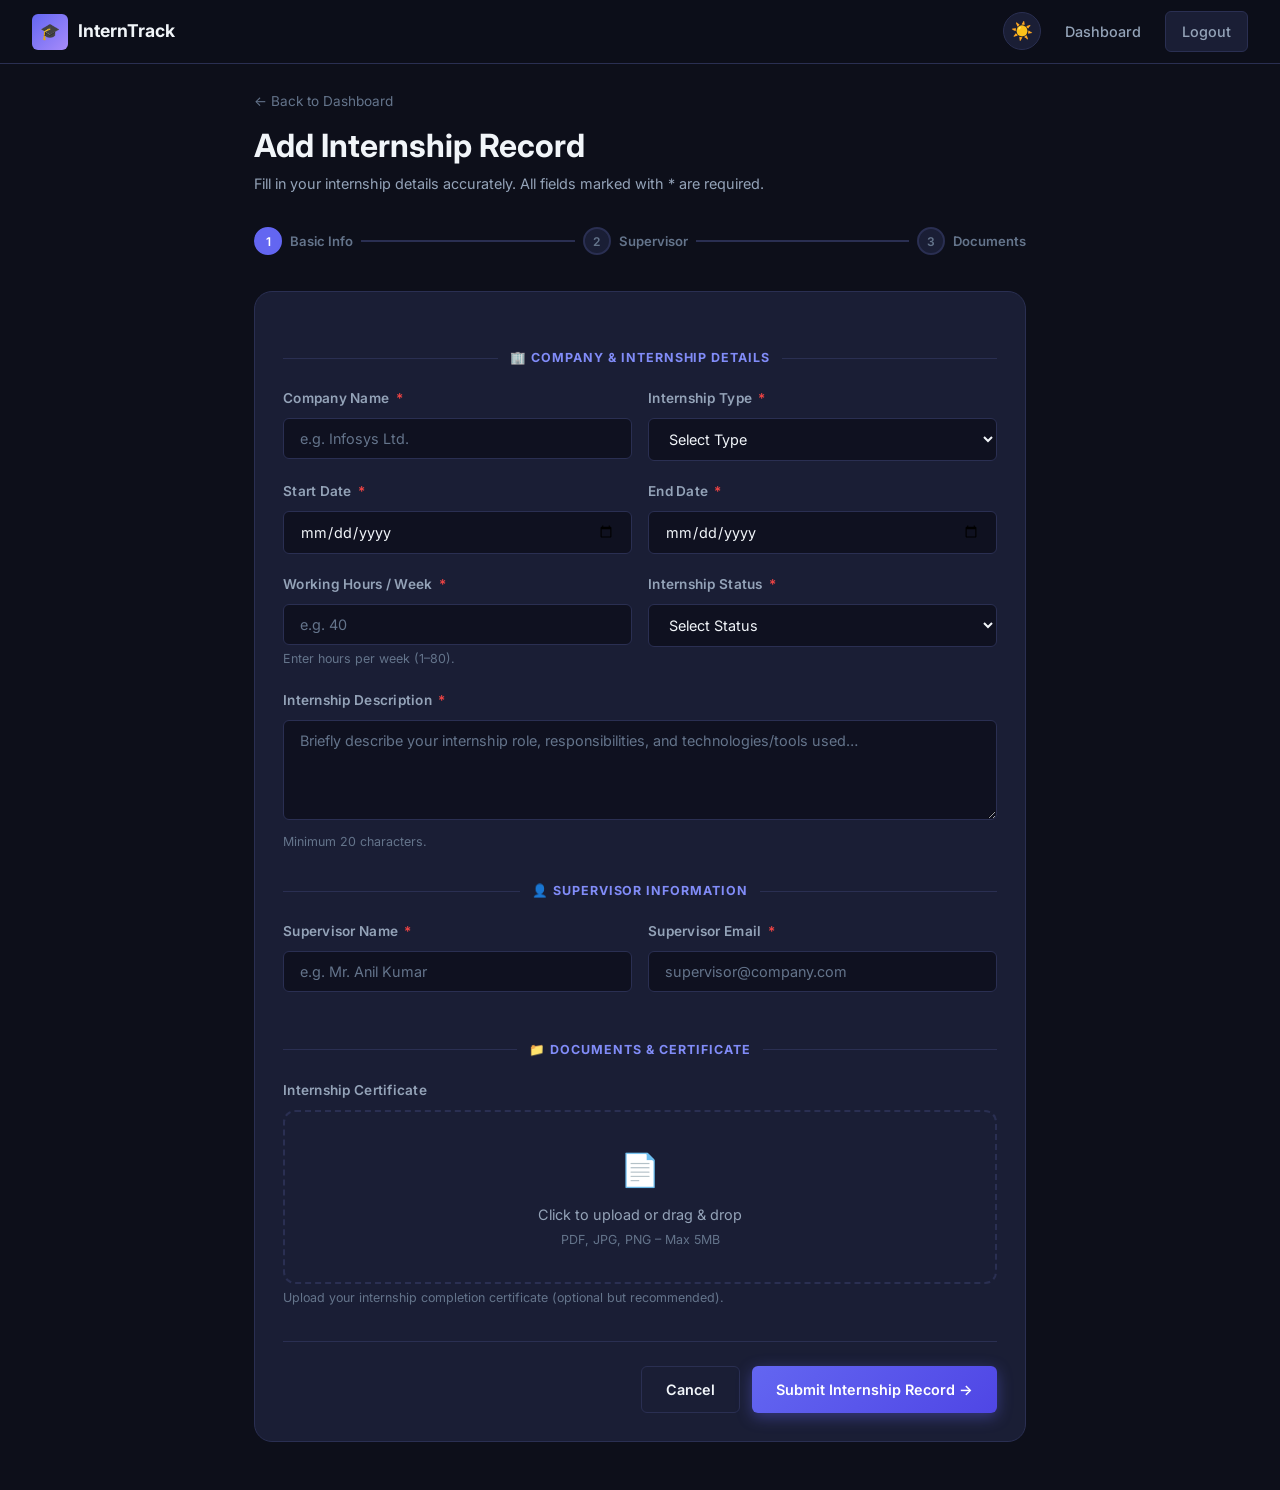
<file: internship-form.html>
<!DOCTYPE html>
<html lang="en">

<head>
    <meta charset="UTF-8" />
    <meta name="viewport" content="width=device-width, initial-scale=1.0" />
    <title>Add Internship – InternTrack</title>
    <script>(function () { var t = localStorage.getItem('interntrack-theme') || 'dark'; document.documentElement.setAttribute('data-theme', t); })();</script>
    <meta name="description"
        content="Submit your internship details to InternTrack for faculty review and credit approval." />
    <link rel="stylesheet" href="css/style.css" />
    <style>
        .form-page-wrapper {
            min-height: 100vh;
            background: var(--bg-primary);
        }

        .form-page-inner {
            max-width: 820px;
            margin: 0 auto;
            padding: 88px 24px 48px;
        }

        .form-progress {
            display: flex;
            align-items: center;
            gap: 0;
            margin-bottom: 36px;
        }

        .progress-step {
            display: flex;
            align-items: center;
            gap: 8px;
            font-size: 0.82rem;
            font-weight: 600;
            color: var(--text-muted);
        }

        .progress-step .step-dot {
            width: 28px;
            height: 28px;
            border-radius: 50%;
            background: var(--bg-card);
            border: 2px solid var(--border);
            display: flex;
            align-items: center;
            justify-content: center;
            font-size: 0.75rem;
        }

        .progress-step.active .step-dot {
            background: var(--accent);
            border-color: var(--accent);
            color: white;
        }

        .progress-step.done .step-dot {
            background: var(--success);
            border-color: var(--success);
            color: white;
        }

        .progress-line {
            flex: 1;
            height: 2px;
            background: var(--border);
            margin: 0 8px;
        }

        .section-divider {
            display: flex;
            align-items: center;
            gap: 12px;
            margin: 28px 0 20px;
        }

        .section-divider span {
            font-size: 0.78rem;
            font-weight: 700;
            text-transform: uppercase;
            letter-spacing: 0.08em;
            color: var(--accent-light);
            white-space: nowrap;
        }

        .section-divider::before,
        .section-divider::after {
            content: '';
            flex: 1;
            height: 1px;
            background: var(--border);
        }

        .form-actions {
            display: flex;
            gap: 12px;
            justify-content: flex-end;
            margin-top: 32px;
            padding-top: 24px;
            border-top: 1px solid var(--border);
        }
    </style>
</head>

<body>

    <!-- Navbar -->
    <nav class="navbar">
        <div class="navbar-brand">
            <div class="brand-icon">🎓</div>
            InternTrack
        </div>
        <div class="navbar-links">
            <button class="theme-toggle-btn" title="Toggle Theme">☀️</button>
            <a href="student-dashboard.html">Dashboard</a>
            <a href="login.html" class="btn btn-secondary btn-sm">Logout</a>
        </div>
    </nav>

    <div class="form-page-wrapper">
        <div class="form-page-inner">

            <!-- Page Header -->
            <div class="page-header">
                <a href="student-dashboard.html"
                    style="font-size:0.85rem; color:var(--text-muted); display:inline-flex; align-items:center; gap:4px; margin-bottom:12px;">←
                    Back to Dashboard</a>
                <h2>Add Internship Record</h2>
                <p>Fill in your internship details accurately. All fields marked with * are required.</p>
            </div>

            <!-- Progress Indicator -->
            <div class="form-progress">
                <div class="progress-step active">
                    <div class="step-dot">1</div>
                    <span>Basic Info</span>
                </div>
                <div class="progress-line"></div>
                <div class="progress-step">
                    <div class="step-dot">2</div>
                    <span>Supervisor</span>
                </div>
                <div class="progress-line"></div>
                <div class="progress-step">
                    <div class="step-dot">3</div>
                    <span>Documents</span>
                </div>
            </div>

            <div id="formAlert" class="alert"></div>

            <div class="card">
                <form id="internshipForm" novalidate>

                    <!-- Section 1: Basic Information -->
                    <div class="section-divider"><span>🏢 Company & Internship Details</span></div>

                    <div class="form-row">
                        <div class="form-group">
                            <label class="form-label" for="companyName">Company Name <span
                                    class="required">*</span></label>
                            <input type="text" id="companyName" name="companyName" class="form-control"
                                placeholder="e.g. Infosys Ltd." />
                            <span class="error-msg"></span>
                        </div>
                        <div class="form-group">
                            <label class="form-label" for="internshipType">Internship Type <span
                                    class="required">*</span></label>
                            <select id="internshipType" name="internshipType" class="form-control">
                                <option value="">Select Type</option>
                                <option value="technical">Technical / Software</option>
                                <option value="research">Research</option>
                                <option value="industrial">Industrial / Manufacturing</option>
                                <option value="management">Management / Business</option>
                                <option value="design">Design / Creative</option>
                                <option value="marketing">Marketing / Sales</option>
                                <option value="other">Other</option>
                            </select>
                            <span class="error-msg"></span>
                        </div>
                    </div>

                    <div class="form-row">
                        <div class="form-group">
                            <label class="form-label" for="startDate">Start Date <span class="required">*</span></label>
                            <input type="date" id="startDate" name="startDate" class="form-control" />
                            <span class="error-msg"></span>
                        </div>
                        <div class="form-group">
                            <label class="form-label" for="endDate">End Date <span class="required">*</span></label>
                            <input type="date" id="endDate" name="endDate" class="form-control" />
                            <span class="error-msg"></span>
                        </div>
                    </div>

                    <div class="form-row">
                        <div class="form-group">
                            <label class="form-label" for="weeklyHours">Working Hours / Week <span
                                    class="required">*</span></label>
                            <input type="number" id="weeklyHours" name="weeklyHours" class="form-control"
                                placeholder="e.g. 40" min="1" max="80" />
                            <span class="error-msg"></span>
                            <span class="form-hint">Enter hours per week (1–80).</span>
                        </div>
                        <div class="form-group">
                            <label class="form-label" for="status">Internship Status <span
                                    class="required">*</span></label>
                            <select id="status" name="status" class="form-control">
                                <option value="">Select Status</option>
                                <option value="ongoing">Ongoing</option>
                                <option value="completed">Completed</option>
                                <option value="pending_approval">Pending Approval</option>
                                <option value="cancelled">Cancelled</option>
                            </select>
                            <span class="error-msg"></span>
                        </div>
                    </div>

                    <div class="form-group">
                        <label class="form-label" for="description">Internship Description <span
                                class="required">*</span></label>
                        <textarea id="description" name="description" class="form-control" rows="4"
                            placeholder="Briefly describe your internship role, responsibilities, and technologies/tools used…"></textarea>
                        <span class="error-msg"></span>
                        <span class="form-hint">Minimum 20 characters.</span>
                    </div>

                    <!-- Section 2: Supervisor Details -->
                    <div class="section-divider"><span>👤 Supervisor Information</span></div>

                    <div class="form-row">
                        <div class="form-group">
                            <label class="form-label" for="supervisorName">Supervisor Name <span
                                    class="required">*</span></label>
                            <input type="text" id="supervisorName" name="supervisorName" class="form-control"
                                placeholder="e.g. Mr. Anil Kumar" />
                            <span class="error-msg"></span>
                        </div>
                        <div class="form-group">
                            <label class="form-label" for="supervisorEmail">Supervisor Email <span
                                    class="required">*</span></label>
                            <input type="email" id="supervisorEmail" name="supervisorEmail" class="form-control"
                                placeholder="supervisor@company.com" />
                            <span class="error-msg"></span>
                        </div>
                    </div>

                    <!-- Section 3: Documents -->
                    <div class="section-divider"><span>📁 Documents & Certificate</span></div>

                    <div class="form-group">
                        <label class="form-label" for="certificate">Internship Certificate</label>
                        <div class="file-upload-area">
                            <input type="file" id="certificate" name="certificate" accept=".pdf,.jpg,.jpeg,.png" />
                            <div class="file-upload-icon">📄</div>
                            <div class="file-upload-text">Click to upload or drag & drop</div>
                            <div class="file-upload-hint">PDF, JPG, PNG – Max 5MB</div>
                        </div>
                        <span class="form-hint">Upload your internship completion certificate (optional but
                            recommended).</span>
                    </div>

                    <!-- Form Actions -->
                    <div class="form-actions">
                        <a href="student-dashboard.html" class="btn btn-secondary">Cancel</a>
                        <button type="submit" class="btn btn-primary">Submit Internship Record →</button>
                    </div>

                </form>
            </div>

        </div>
    </div>

    <script src="js/theme.js"></script>
    <script src="js/validation.js"></script>
</body>

</html>
</file>
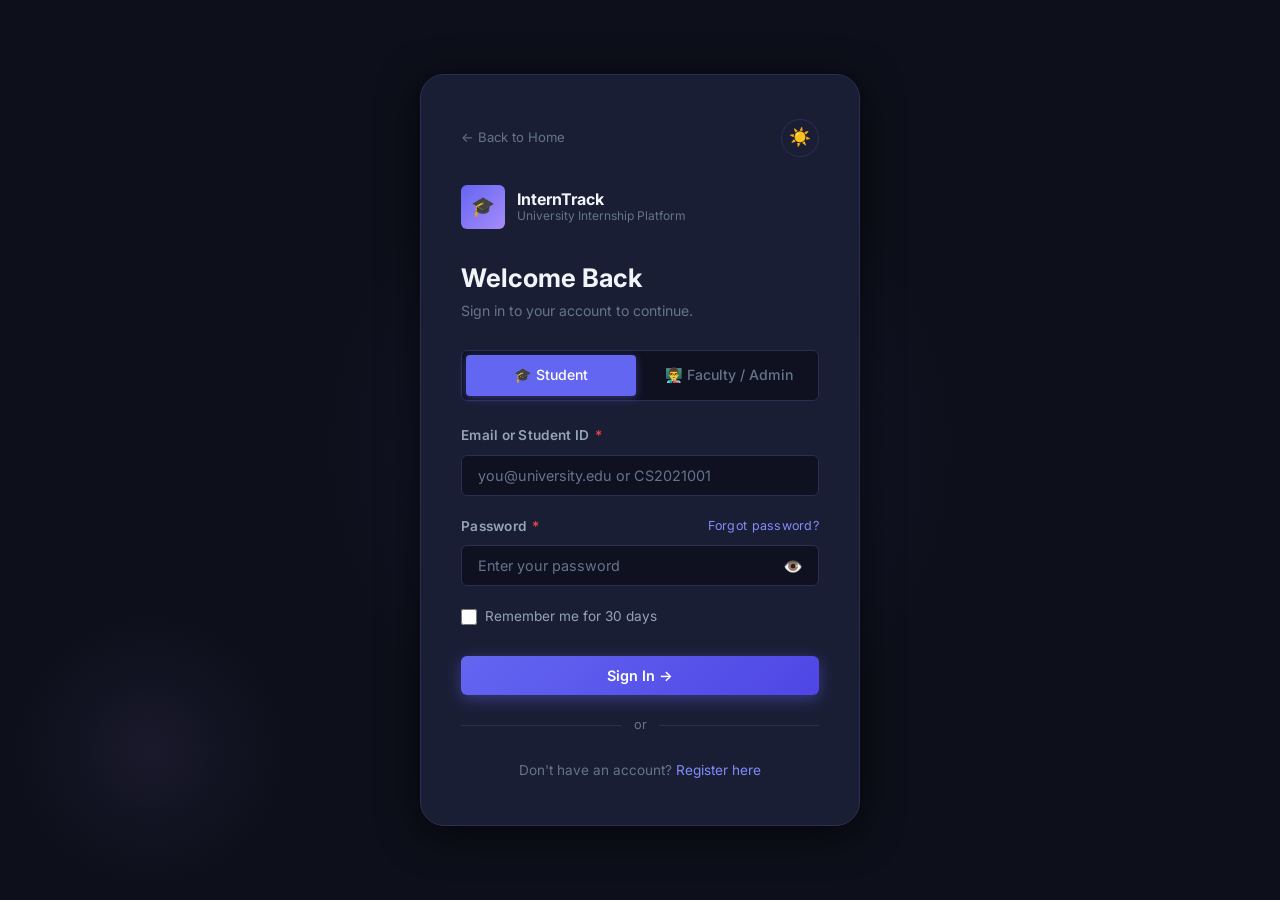
<file: login.html>
<!DOCTYPE html>
<html lang="en">

<head>
    <meta charset="UTF-8" />
    <meta name="viewport" content="width=device-width, initial-scale=1.0" />
    <title>Login – InternTrack</title>
    <script>(function () { var t = localStorage.getItem('interntrack-theme') || 'dark'; document.documentElement.setAttribute('data-theme', t); })();</script>
    <meta name="description" content="Sign in to InternTrack to manage your internship records and problem reports." />
    <link rel="stylesheet" href="css/style.css" />
    <style>
        .login-wrapper {
            min-height: 100vh;
            display: flex;
            align-items: center;
            justify-content: center;
            padding: 24px;
            background: var(--bg-primary);
            position: relative;
            overflow: hidden;
        }

        .login-wrapper::before {
            content: '';
            position: absolute;
            width: 700px;
            height: 700px;
            background: radial-gradient(circle, rgba(99, 102, 241, 0.12) 0%, transparent 65%);
            top: 50%;
            left: 50%;
            transform: translate(-50%, -50%);
            pointer-events: none;
        }

        .login-wrapper::after {
            content: '';
            position: absolute;
            width: 300px;
            height: 300px;
            background: radial-gradient(circle, rgba(167, 139, 250, 0.08) 0%, transparent 65%);
            bottom: 0;
            left: 0;
            pointer-events: none;
        }

        .login-card {
            background: var(--bg-card);
            border: 1px solid var(--border);
            border-radius: var(--radius-xl);
            padding: 44px 40px;
            width: 100%;
            max-width: 440px;
            box-shadow: var(--shadow-lg);
            position: relative;
            z-index: 1;
            animation: fadeInUp 0.4s ease forwards;
        }

        .back-link {
            display: inline-flex;
            align-items: center;
            gap: 6px;
            font-size: 0.82rem;
            color: var(--text-muted);
            margin-bottom: 28px;
            transition: var(--transition);
        }

        .back-link:hover {
            color: var(--text-primary);
        }

        @media (max-width: 600px) {
            .login-card {
                padding: 28px 20px;
            }
        }
    </style>
</head>

<body>

    <div class="login-wrapper">
        <div class="login-card">

            <div style="display:flex; justify-content:space-between; align-items:center; margin-bottom:28px;">
                <a href="index.html" class="back-link" style="margin-bottom:0;">← Back to Home</a>
                <button class="theme-toggle-btn" title="Toggle Theme">☀️</button>
            </div>

            <div class="auth-logo">
                <div class="auth-logo-icon">🎓</div>
                <div class="auth-logo-text">
                    InternTrack
                    <span>University Internship Platform</span>
                </div>
            </div>

            <h2 class="auth-title">Welcome Back</h2>
            <p class="auth-subtitle">Sign in to your account to continue.</p>

            <!-- Role Toggle -->
            <div class="role-toggle">
                <input type="radio" id="roleStudent" name="role" value="student" checked />
                <label for="roleStudent">🎓 Student</label>
                <input type="radio" id="roleFaculty" name="role" value="faculty" />
                <label for="roleFaculty">👨‍🏫 Faculty / Admin</label>
            </div>

            <div id="formAlert" class="alert"></div>

            <form id="loginForm" novalidate>

                <!-- Hidden role field for backend -->
                <input type="hidden" name="role" id="roleValue" value="student" />

                <div class="form-group">
                    <label class="form-label" for="identifier">Email or Student ID <span
                            class="required">*</span></label>
                    <input type="text" id="identifier" name="identifier" class="form-control"
                        placeholder="you@university.edu or CS2021001" autocomplete="username" />
                    <span class="error-msg"></span>
                </div>

                <div class="form-group">
                    <label class="form-label" for="password">
                        Password <span class="required">*</span>
                        <a href="#" style="float:right; font-size:0.78rem; font-weight:400;">Forgot password?</a>
                    </label>
                    <div class="input-group">
                        <input type="password" id="password" name="password" class="form-control"
                            placeholder="Enter your password" autocomplete="current-password" />
                        <button type="button" class="input-toggle-btn" data-target="#password">👁️</button>
                    </div>
                    <span class="error-msg"></span>
                </div>

                <div class="form-group" style="display:flex; align-items:center; gap:8px;">
                    <input type="checkbox" id="rememberMe" name="rememberMe"
                        style="accent-color: var(--accent); width:16px; height:16px; cursor:pointer;" />
                    <label for="rememberMe"
                        style="font-size:0.85rem; color:var(--text-secondary); cursor:pointer; margin:0;">Remember me
                        for 30 days</label>
                </div>

                <button type="submit" class="btn btn-primary btn-full mt-8">Sign In →</button>

            </form>

            <div class="auth-divider">or</div>

            <div class="auth-footer">
                Don't have an account? <a href="register.html">Register here</a>
            </div>

        </div>
    </div>

    <script src="js/theme.js"></script>
    <script src="js/validation.js"></script>
    <script>
        // Sync role radio to hidden input
        document.querySelectorAll('input[name="role"]').forEach(radio => {
            radio.addEventListener('change', () => {
                document.getElementById('roleValue').value = radio.value;
            });
        });
    </script>
</body>

</html>
</file>
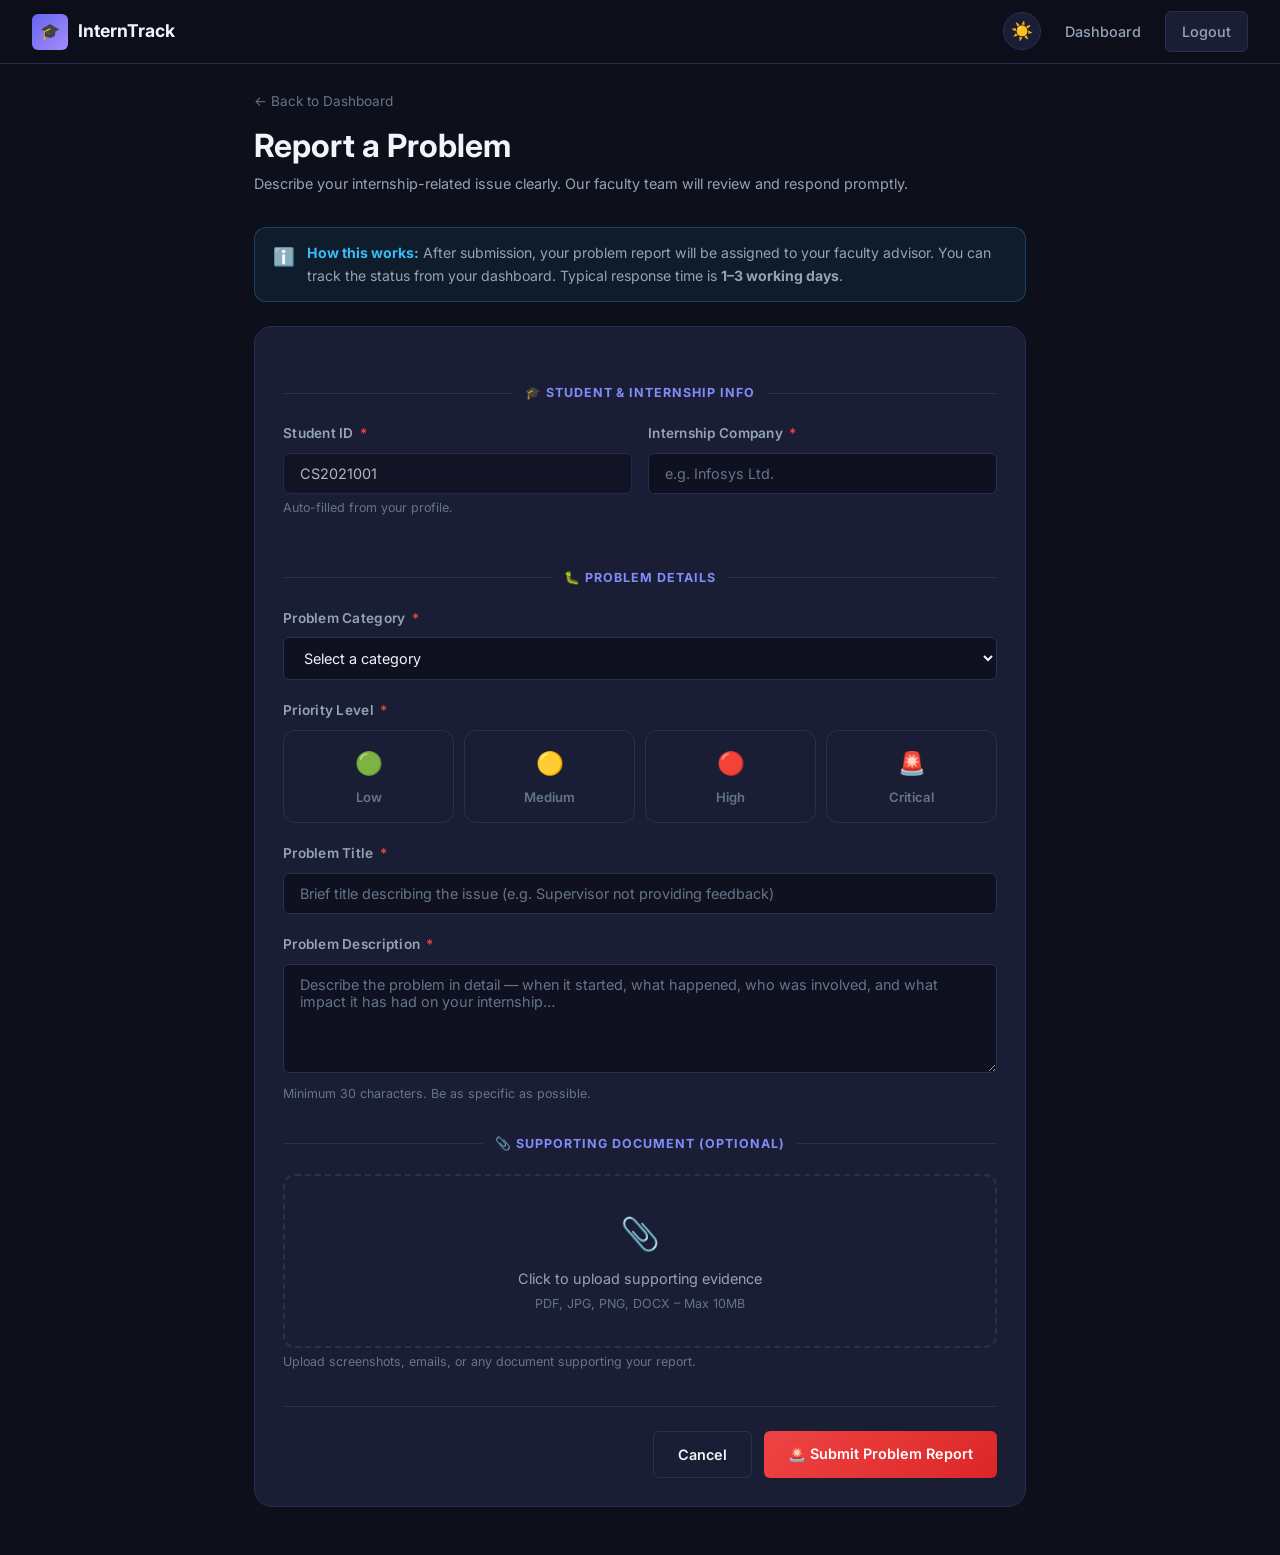
<file: problem-report.html>
<!DOCTYPE html>
<html lang="en">

<head>
    <meta charset="UTF-8" />
    <meta name="viewport" content="width=device-width, initial-scale=1.0" />
    <title>Report a Problem – InternTrack</title>
    <script>(function () { var t = localStorage.getItem('interntrack-theme') || 'dark'; document.documentElement.setAttribute('data-theme', t); })();</script>
    <meta name="description"
        content="Report internship-related problems to your faculty advisor through InternTrack." />
    <link rel="stylesheet" href="css/style.css" />
    <style>
        .form-page-wrapper {
            min-height: 100vh;
            background: var(--bg-primary);
        }

        .form-page-inner {
            max-width: 820px;
            margin: 0 auto;
            padding: 88px 24px 48px;
        }

        .priority-grid {
            display: grid;
            grid-template-columns: repeat(4, 1fr);
            gap: 10px;
        }

        .priority-option input[type="radio"] {
            display: none;
        }

        .priority-option label {
            display: flex;
            flex-direction: column;
            align-items: center;
            gap: 6px;
            padding: 14px 10px;
            border: 1px solid var(--border);
            border-radius: var(--radius-md);
            cursor: pointer;
            font-size: 0.82rem;
            font-weight: 600;
            color: var(--text-muted);
            transition: var(--transition);
            text-align: center;
        }

        .priority-option label .p-icon {
            font-size: 1.4rem;
        }

        .priority-option input[type="radio"]:checked+label {
            border-color: var(--accent);
            background: var(--accent-glow);
            color: var(--text-primary);
        }

        .priority-option.low input:checked+label {
            border-color: var(--success);
            background: rgba(34, 197, 94, 0.1);
        }

        .priority-option.medium input:checked+label {
            border-color: var(--warning);
            background: rgba(245, 158, 11, 0.1);
        }

        .priority-option.high input:checked+label {
            border-color: var(--danger);
            background: rgba(239, 68, 68, 0.1);
        }

        .priority-option.critical input:checked+label {
            border-color: #dc2626;
            background: rgba(220, 38, 38, 0.15);
        }

        .section-divider {
            display: flex;
            align-items: center;
            gap: 12px;
            margin: 28px 0 20px;
        }

        .section-divider span {
            font-size: 0.78rem;
            font-weight: 700;
            text-transform: uppercase;
            letter-spacing: 0.08em;
            color: var(--accent-light);
            white-space: nowrap;
        }

        .section-divider::before,
        .section-divider::after {
            content: '';
            flex: 1;
            height: 1px;
            background: var(--border);
        }

        .form-actions {
            display: flex;
            gap: 12px;
            justify-content: flex-end;
            margin-top: 32px;
            padding-top: 24px;
            border-top: 1px solid var(--border);
        }

        .info-banner {
            background: rgba(56, 189, 248, 0.08);
            border: 1px solid rgba(56, 189, 248, 0.25);
            border-radius: var(--radius-md);
            padding: 14px 18px;
            display: flex;
            gap: 12px;
            align-items: flex-start;
            margin-bottom: 24px;
            font-size: 0.88rem;
            color: var(--text-secondary);
        }

        .info-banner .info-icon {
            font-size: 1.1rem;
            flex-shrink: 0;
            margin-top: 1px;
        }

        @media (max-width: 600px) {
            .priority-grid {
                grid-template-columns: 1fr 1fr;
            }
        }
    </style>
</head>

<body>

    <!-- Navbar -->
    <nav class="navbar">
        <div class="navbar-brand">
            <div class="brand-icon">🎓</div>
            InternTrack
        </div>
        <div class="navbar-links">
            <button class="theme-toggle-btn" title="Toggle Theme">☀️</button>
            <a href="student-dashboard.html">Dashboard</a>
            <a href="login.html" class="btn btn-secondary btn-sm">Logout</a>
        </div>
    </nav>

    <div class="form-page-wrapper">
        <div class="form-page-inner">

            <!-- Page Header -->
            <div class="page-header">
                <a href="student-dashboard.html"
                    style="font-size:0.85rem; color:var(--text-muted); display:inline-flex; align-items:center; gap:4px; margin-bottom:12px;">←
                    Back to Dashboard</a>
                <h2>Report a Problem</h2>
                <p>Describe your internship-related issue clearly. Our faculty team will review and respond promptly.
                </p>
            </div>

            <!-- Info Banner -->
            <div class="info-banner">
                <span class="info-icon">ℹ️</span>
                <div>
                    <strong style="color:var(--info);">How this works:</strong> After submission, your problem report
                    will be assigned to your faculty advisor. You can track the status from your dashboard. Typical
                    response time is <strong>1–3 working days</strong>.
                </div>
            </div>

            <div id="formAlert" class="alert"></div>

            <div class="card">
                <form id="problemForm" novalidate>

                    <!-- Section 1: Student & Internship Info -->
                    <div class="section-divider"><span>🎓 Student & Internship Info</span></div>

                    <div class="form-row">
                        <div class="form-group">
                            <label class="form-label" for="studentId">Student ID <span class="required">*</span></label>
                            <input type="text" id="studentId" name="studentId" class="form-control"
                                placeholder="e.g. CS2021001" value="CS2021001" readonly style="opacity:0.7;" />
                            <span class="error-msg"></span>
                            <span class="form-hint">Auto-filled from your profile.</span>
                        </div>
                        <div class="form-group">
                            <label class="form-label" for="companyName">Internship Company <span
                                    class="required">*</span></label>
                            <input type="text" id="companyName" name="companyName" class="form-control"
                                placeholder="e.g. Infosys Ltd." />
                            <span class="error-msg"></span>
                        </div>
                    </div>

                    <!-- Section 2: Problem Details -->
                    <div class="section-divider"><span>🐛 Problem Details</span></div>

                    <div class="form-group">
                        <label class="form-label" for="problemCategory">Problem Category <span
                                class="required">*</span></label>
                        <select id="problemCategory" name="problemCategory" class="form-control">
                            <option value="">Select a category</option>
                            <option value="workplace_harassment">Workplace Harassment</option>
                            <option value="unpaid_stipend">Unpaid / Delayed Stipend</option>
                            <option value="workload">Excessive Workload</option>
                            <option value="irrelevant_work">Irrelevant Work Assigned</option>
                            <option value="supervisor_issue">Supervisor Misconduct</option>
                            <option value="safety_concern">Safety / Health Concern</option>
                            <option value="documentation">Documentation / Certificate Issue</option>
                            <option value="technical_issue">Technical / Tool Access Issue</option>
                            <option value="other">Other</option>
                        </select>
                        <span class="error-msg"></span>
                    </div>

                    <div class="form-group">
                        <label class="form-label">Priority Level <span class="required">*</span></label>
                        <div class="priority-grid">
                            <div class="priority-option low">
                                <input type="radio" id="priorityLow" name="priority" value="low" />
                                <label for="priorityLow">
                                    <span class="p-icon">🟢</span>
                                    Low
                                </label>
                            </div>
                            <div class="priority-option medium">
                                <input type="radio" id="priorityMedium" name="priority" value="medium" />
                                <label for="priorityMedium">
                                    <span class="p-icon">🟡</span>
                                    Medium
                                </label>
                            </div>
                            <div class="priority-option high">
                                <input type="radio" id="priorityHigh" name="priority" value="high" />
                                <label for="priorityHigh">
                                    <span class="p-icon">🔴</span>
                                    High
                                </label>
                            </div>
                            <div class="priority-option critical">
                                <input type="radio" id="priorityCritical" name="priority" value="critical" />
                                <label for="priorityCritical">
                                    <span class="p-icon">🚨</span>
                                    Critical
                                </label>
                            </div>
                        </div>
                        <!-- Hidden select for validation.js -->
                        <select name="priority" id="priorityHidden" style="display:none;">
                            <option value="">Select</option>
                            <option value="low">Low</option>
                            <option value="medium">Medium</option>
                            <option value="high">High</option>
                            <option value="critical">Critical</option>
                        </select>
                        <span class="error-msg" id="priorityError" style="display:none;"></span>
                    </div>

                    <div class="form-group">
                        <label class="form-label" for="problemTitle">Problem Title <span
                                class="required">*</span></label>
                        <input type="text" id="problemTitle" name="problemTitle" class="form-control"
                            placeholder="Brief title describing the issue (e.g. Supervisor not providing feedback)" />
                        <span class="error-msg"></span>
                    </div>

                    <div class="form-group">
                        <label class="form-label" for="problemDescription">Problem Description <span
                                class="required">*</span></label>
                        <textarea id="problemDescription" name="problemDescription" class="form-control" rows="5"
                            placeholder="Describe the problem in detail — when it started, what happened, who was involved, and what impact it has had on your internship…"></textarea>
                        <span class="error-msg"></span>
                        <span class="form-hint">Minimum 30 characters. Be as specific as possible.</span>
                    </div>

                    <!-- Section 3: Supporting Document -->
                    <div class="section-divider"><span>📎 Supporting Document (Optional)</span></div>

                    <div class="form-group">
                        <div class="file-upload-area">
                            <input type="file" id="supportingDoc" name="supportingDoc"
                                accept=".pdf,.jpg,.jpeg,.png,.docx" />
                            <div class="file-upload-icon">📎</div>
                            <div class="file-upload-text">Click to upload supporting evidence</div>
                            <div class="file-upload-hint">PDF, JPG, PNG, DOCX – Max 10MB</div>
                        </div>
                        <span class="form-hint">Upload screenshots, emails, or any document supporting your
                            report.</span>
                    </div>

                    <!-- Form Actions -->
                    <div class="form-actions">
                        <a href="student-dashboard.html" class="btn btn-secondary">Cancel</a>
                        <button type="submit" class="btn btn-danger">🚨 Submit Problem Report</button>
                    </div>

                </form>
            </div>

        </div>
    </div>

    <script src="js/theme.js"></script>
    <script src="js/validation.js"></script>
    <script>
        // Sync radio priority to hidden select for validation
        document.querySelectorAll('input[name="priority"]').forEach(radio => {
            radio.addEventListener('change', () => {
                document.getElementById('priorityHidden').value = radio.value;
            });
        });
    </script>
</body>

</html>
</file>
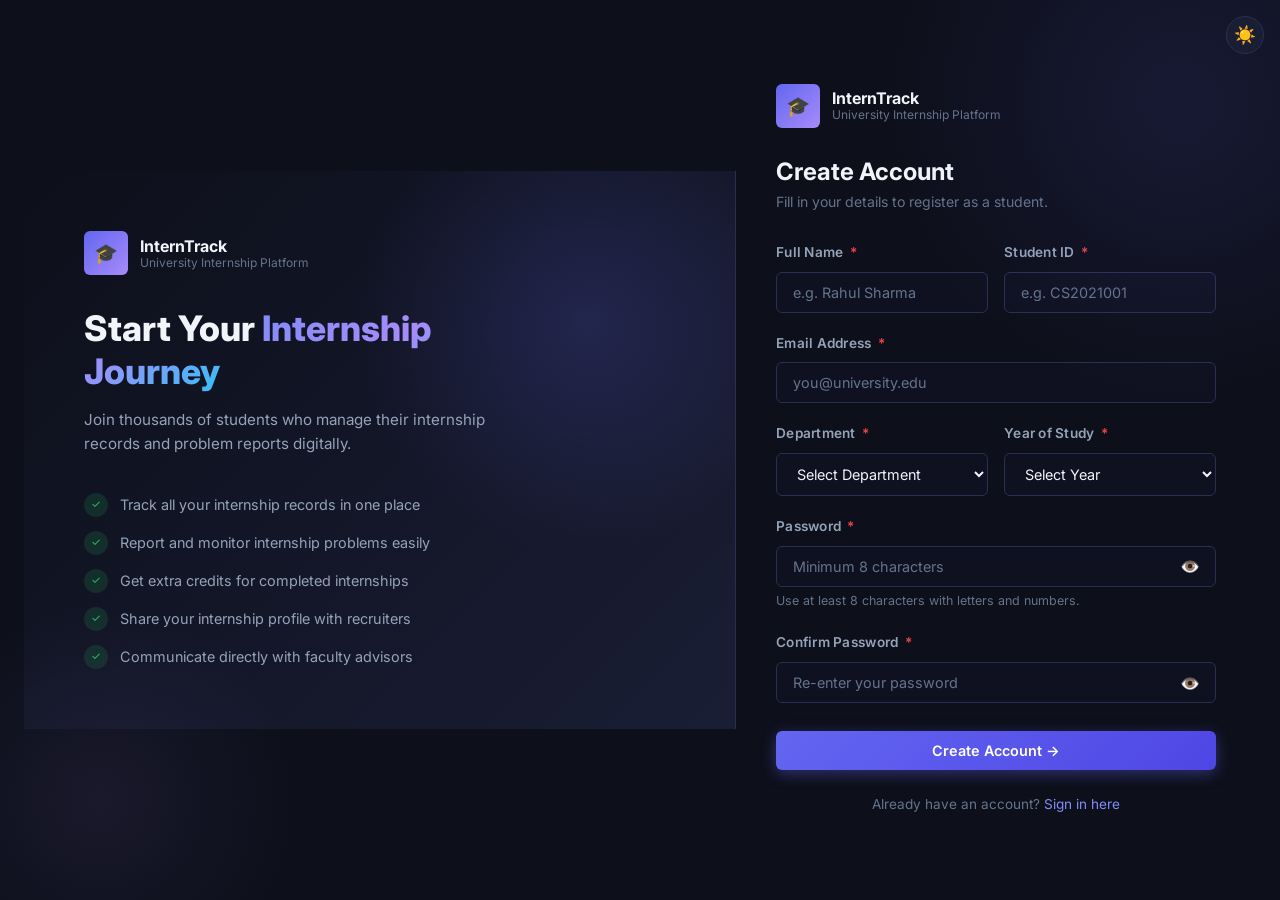
<file: register.html>
<!DOCTYPE html>
<html lang="en">

<head>
    <meta charset="UTF-8" />
    <meta name="viewport" content="width=device-width, initial-scale=1.0" />
    <title>Register – InternTrack</title>
    <script>(function () { var t = localStorage.getItem('interntrack-theme') || 'dark'; document.documentElement.setAttribute('data-theme', t); })();</script>
    <meta name="description" content="Create your InternTrack student account to start managing your internships." />
    <link rel="stylesheet" href="css/style.css" />
    <style>
        .auth-wrapper {
            min-height: 100vh;
            display: flex;
        }

        .auth-left {
            flex: 1;
            background: linear-gradient(135deg, #0d0f1a 0%, #131627 50%, #1a1e35 100%);
            display: flex;
            flex-direction: column;
            justify-content: center;
            padding: 60px;
            position: relative;
            overflow: hidden;
            border-right: 1px solid var(--border);
        }

        .auth-left::before {
            content: '';
            position: absolute;
            width: 500px;
            height: 500px;
            background: radial-gradient(circle, rgba(99, 102, 241, 0.18) 0%, transparent 65%);
            top: -100px;
            right: -100px;
            pointer-events: none;
        }

        .auth-left-content {
            position: relative;
            z-index: 1;
            max-width: 420px;
        }

        .auth-left h1 {
            margin-bottom: 16px;
            font-size: 2.2rem;
        }

        .auth-left p {
            margin-bottom: 36px;
            font-size: 0.95rem;
        }

        .auth-feature-list {
            list-style: none;
            display: flex;
            flex-direction: column;
            gap: 14px;
        }

        .auth-feature-list li {
            display: flex;
            align-items: center;
            gap: 12px;
            font-size: 0.9rem;
            color: var(--text-secondary);
        }

        .auth-feature-list li .check {
            width: 24px;
            height: 24px;
            border-radius: 50%;
            background: rgba(34, 197, 94, 0.15);
            display: flex;
            align-items: center;
            justify-content: center;
            font-size: 0.7rem;
            color: var(--success);
            flex-shrink: 0;
        }

        .auth-right {
            width: 520px;
            display: flex;
            align-items: center;
            justify-content: center;
            padding: 40px 32px;
            overflow-y: auto;
        }

        .auth-form-card {
            width: 100%;
            max-width: 440px;
        }

        .auth-form-card .auth-logo {
            margin-bottom: 28px;
        }

        .auth-form-card h2 {
            font-size: 1.5rem;
            margin-bottom: 4px;
        }

        .auth-form-card .auth-subtitle {
            margin-bottom: 28px;
        }

        @media (max-width: 900px) {
            .auth-left {
                display: none;
            }

            .auth-right {
                width: 100%;
            }
        }
    </style>
</head>

<body>

    <div class="auth-wrapper">

        <!-- Left Panel -->
        <div class="auth-left">
            <div class="auth-left-content">
                <div class="auth-logo">
                    <div class="auth-logo-icon">🎓</div>
                    <div class="auth-logo-text">
                        InternTrack
                        <span>University Internship Platform</span>
                    </div>
                </div>
                <h1>Start Your <span class="gradient-text">Internship Journey</span></h1>
                <p>Join thousands of students who manage their internship records and problem reports digitally.</p>
                <ul class="auth-feature-list">
                    <li><span class="check">✓</span> Track all your internship records in one place</li>
                    <li><span class="check">✓</span> Report and monitor internship problems easily</li>
                    <li><span class="check">✓</span> Get extra credits for completed internships</li>
                    <li><span class="check">✓</span> Share your internship profile with recruiters</li>
                    <li><span class="check">✓</span> Communicate directly with faculty advisors</li>
                </ul>
            </div>
        </div>

        <!-- Right Panel -->
        <div class="auth-right">
            <div style="position:absolute; top:16px; right:16px;">
                <button class="theme-toggle-btn" title="Toggle Theme">☀️</button>
            </div>
            <div class="auth-form-card">
                <div class="auth-logo">
                    <div class="auth-logo-icon">🎓</div>
                    <div class="auth-logo-text">
                        InternTrack
                        <span>University Internship Platform</span>
                    </div>
                </div>
                <h2>Create Account</h2>
                <p class="auth-subtitle">Fill in your details to register as a student.</p>

                <div id="formAlert" class="alert"></div>

                <form id="registrationForm" novalidate>

                    <div class="form-row">
                        <div class="form-group">
                            <label class="form-label" for="fullName">Full Name <span class="required">*</span></label>
                            <input type="text" id="fullName" name="fullName" class="form-control"
                                placeholder="e.g. Rahul Sharma" autocomplete="name" />
                            <span class="error-msg"></span>
                        </div>
                        <div class="form-group">
                            <label class="form-label" for="studentId">Student ID <span class="required">*</span></label>
                            <input type="text" id="studentId" name="studentId" class="form-control"
                                placeholder="e.g. CS2021001" autocomplete="off" />
                            <span class="error-msg"></span>
                        </div>
                    </div>

                    <div class="form-group">
                        <label class="form-label" for="email">Email Address <span class="required">*</span></label>
                        <input type="email" id="email" name="email" class="form-control"
                            placeholder="you@university.edu" autocomplete="email" />
                        <span class="error-msg"></span>
                    </div>

                    <div class="form-row">
                        <div class="form-group">
                            <label class="form-label" for="department">Department <span
                                    class="required">*</span></label>
                            <select id="department" name="department" class="form-control">
                                <option value="">Select Department</option>
                                <option value="CSE">Computer Science & Engg.</option>
                                <option value="ECE">Electronics & Comm. Engg.</option>
                                <option value="ME">Mechanical Engineering</option>
                                <option value="CE">Civil Engineering</option>
                                <option value="EEE">Electrical & Electronics</option>
                                <option value="IT">Information Technology</option>
                                <option value="MBA">Business Administration</option>
                                <option value="OTHER">Other</option>
                            </select>
                            <span class="error-msg"></span>
                        </div>
                        <div class="form-group">
                            <label class="form-label" for="yearOfStudy">Year of Study <span
                                    class="required">*</span></label>
                            <select id="yearOfStudy" name="yearOfStudy" class="form-control">
                                <option value="">Select Year</option>
                                <option value="1">1st Year</option>
                                <option value="2">2nd Year</option>
                                <option value="3">3rd Year</option>
                                <option value="4">4th Year</option>
                                <option value="PG1">PG – 1st Year</option>
                                <option value="PG2">PG – 2nd Year</option>
                            </select>
                            <span class="error-msg"></span>
                        </div>
                    </div>

                    <div class="form-group">
                        <label class="form-label" for="password">Password <span class="required">*</span></label>
                        <div class="input-group">
                            <input type="password" id="password" name="password" class="form-control"
                                placeholder="Minimum 8 characters" autocomplete="new-password" />
                            <button type="button" class="input-toggle-btn" data-target="#password">👁️</button>
                        </div>
                        <span class="error-msg"></span>
                        <span class="form-hint">Use at least 8 characters with letters and numbers.</span>
                    </div>

                    <div class="form-group">
                        <label class="form-label" for="confirmPassword">Confirm Password <span
                                class="required">*</span></label>
                        <div class="input-group">
                            <input type="password" id="confirmPassword" name="confirmPassword" class="form-control"
                                placeholder="Re-enter your password" autocomplete="new-password" />
                            <button type="button" class="input-toggle-btn" data-target="#confirmPassword">👁️</button>
                        </div>
                        <span class="error-msg"></span>
                    </div>

                    <button type="submit" class="btn btn-primary btn-full mt-8">Create Account →</button>

                </form>

                <div class="auth-footer">
                    Already have an account? <a href="login.html">Sign in here</a>
                </div>
            </div>
        </div>

    </div>

    <script src="js/theme.js"></script>
    <script src="js/validation.js"></script>
</body>

</html>
</file>
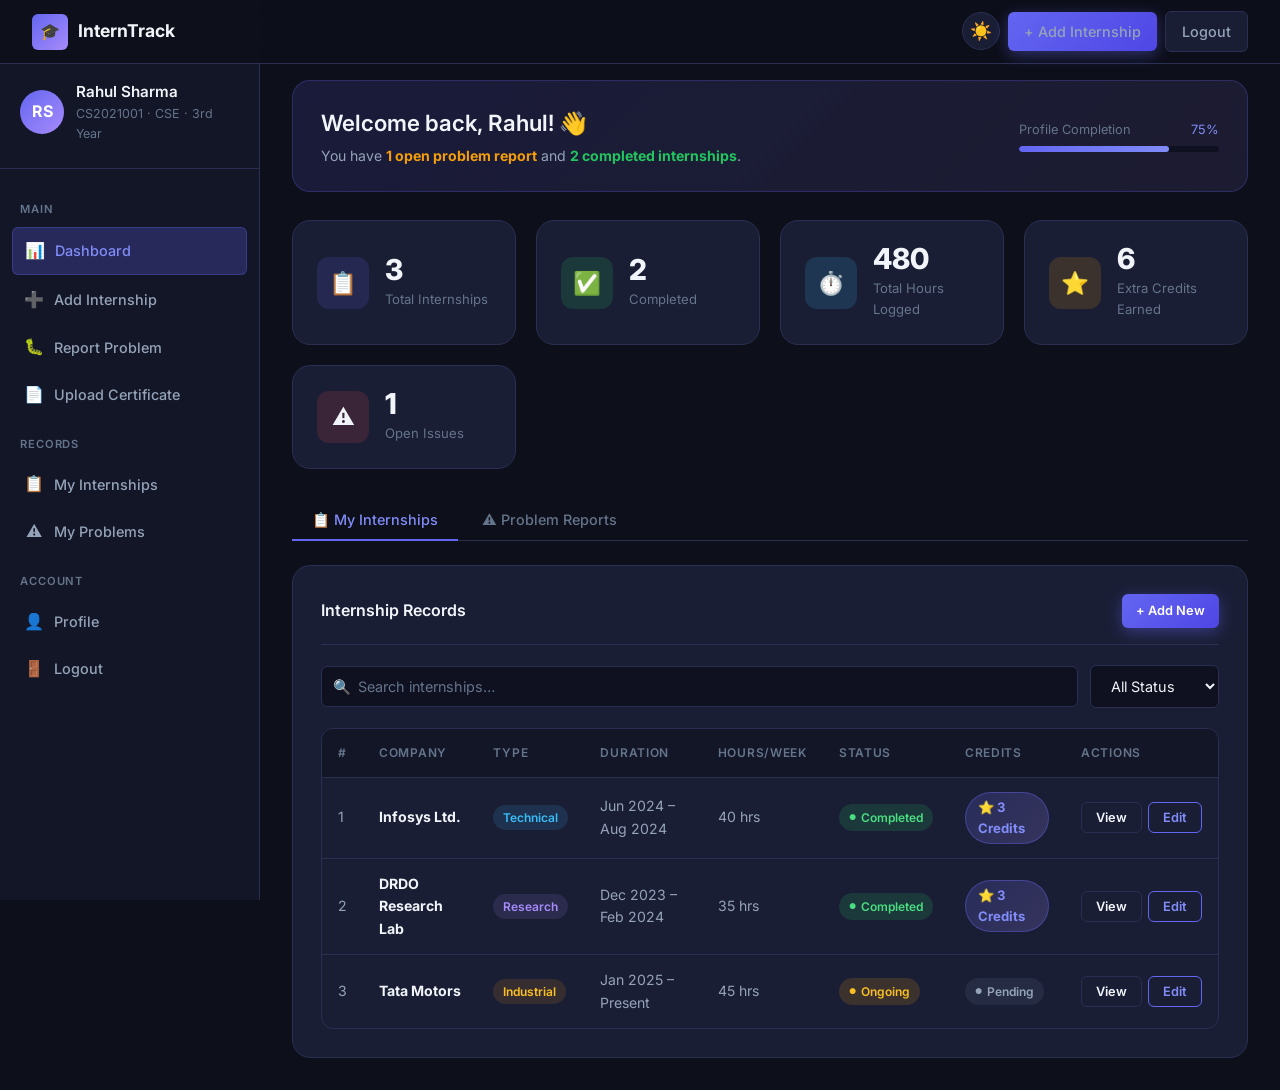
<file: student-dashboard.html>
<!DOCTYPE html>
<html lang="en">

<head>
    <meta charset="UTF-8" />
    <meta name="viewport" content="width=device-width, initial-scale=1.0" />
    <title>Student Dashboard – InternTrack</title>
    <script>(function () { var t = localStorage.getItem('interntrack-theme') || 'dark'; document.documentElement.setAttribute('data-theme', t); })();</script>
    <meta name="description"
        content="View your internship records, problem reports, and credits on your InternTrack student dashboard." />
    <link rel="stylesheet" href="css/style.css" />
    <style>
        .credit-badge {
            display: inline-flex;
            align-items: center;
            gap: 6px;
            background: linear-gradient(135deg, rgba(99, 102, 241, 0.2), rgba(167, 139, 250, 0.2));
            border: 1px solid rgba(99, 102, 241, 0.4);
            border-radius: 999px;
            padding: 4px 12px;
            font-size: 0.82rem;
            font-weight: 700;
            color: var(--accent-light);
        }

        .internship-type-tag {
            display: inline-block;
            padding: 3px 10px;
            border-radius: 999px;
            font-size: 0.75rem;
            font-weight: 600;
            background: rgba(56, 189, 248, 0.12);
            color: var(--info);
        }

        .action-btn-group {
            display: flex;
            gap: 6px;
        }

        .tab-content {
            display: none;
        }

        .tab-content.active {
            display: block;
        }

        .welcome-banner {
            background: linear-gradient(135deg, rgba(99, 102, 241, 0.15), rgba(167, 139, 250, 0.1));
            border: 1px solid rgba(99, 102, 241, 0.25);
            border-radius: var(--radius-lg);
            padding: 24px 28px;
            display: flex;
            align-items: center;
            justify-content: space-between;
            flex-wrap: wrap;
            gap: 16px;
            margin-bottom: 28px;
        }

        .welcome-text h3 {
            margin-bottom: 4px;
        }

        .welcome-text p {
            font-size: 0.88rem;
        }

        .profile-completion {
            min-width: 200px;
        }

        .profile-completion .label {
            display: flex;
            justify-content: space-between;
            font-size: 0.8rem;
            color: var(--text-muted);
            margin-bottom: 6px;
        }
    </style>
</head>

<body>

    <!-- Navbar -->
    <nav class="navbar">
        <div class="navbar-brand">
            <div class="brand-icon">🎓</div>
            InternTrack
        </div>
        <div class="navbar-links">
            <button class="theme-toggle-btn" title="Toggle Theme">☀️</button>
            <a href="internship-form.html" class="btn btn-primary btn-sm">+ Add Internship</a>
            <a href="login.html" class="btn btn-secondary btn-sm">Logout</a>
        </div>
    </nav>

    <div class="page-wrapper">

        <!-- Sidebar -->
        <aside class="sidebar">
            <div class="sidebar-header">
                <div class="sidebar-user">
                    <div class="sidebar-avatar">RS</div>
                    <div class="sidebar-user-info">
                        <div class="name">Rahul Sharma</div>
                        <div class="role">CS2021001 · CSE · 3rd Year</div>
                    </div>
                </div>
            </div>

            <nav class="sidebar-nav">
                <div class="sidebar-section-label">Main</div>
                <a href="student-dashboard.html" class="sidebar-link active">
                    <span class="icon">📊</span> Dashboard
                </a>
                <a href="internship-form.html" class="sidebar-link">
                    <span class="icon">➕</span> Add Internship
                </a>
                <a href="problem-report.html" class="sidebar-link">
                    <span class="icon">🐛</span> Report Problem
                </a>
                <a href="certificate-upload.html" class="sidebar-link">
                    <span class="icon">📄</span> Upload Certificate
                </a>

                <div class="sidebar-section-label">Records</div>
                <a href="#internships" class="sidebar-link" onclick="switchTab('internships')">
                    <span class="icon">📋</span> My Internships
                </a>
                <a href="#problems" class="sidebar-link" onclick="switchTab('problems')">
                    <span class="icon">⚠️</span> My Problems
                </a>

                <div class="sidebar-section-label">Account</div>
                <a href="#" class="sidebar-link">
                    <span class="icon">👤</span> Profile
                </a>
                <a href="login.html" class="sidebar-link">
                    <span class="icon">🚪</span> Logout
                </a>
            </nav>
        </aside>

        <!-- Main Content -->
        <main class="main-content">

            <!-- Welcome Banner -->
            <div class="welcome-banner">
                <div class="welcome-text">
                    <h3>Welcome back, Rahul! 👋</h3>
                    <p>You have <strong style="color:var(--warning);">1 open problem report</strong> and <strong
                            style="color:var(--success);">2 completed internships</strong>.</p>
                </div>
                <div class="profile-completion">
                    <div class="label">
                        <span>Profile Completion</span>
                        <span style="color:var(--accent-light);">75%</span>
                    </div>
                    <div class="progress-bar">
                        <div class="progress-fill" style="width:75%"></div>
                    </div>
                </div>
            </div>

            <!-- Stats -->
            <div class="stats-grid">
                <div class="stat-card">
                    <div class="stat-icon purple">📋</div>
                    <div>
                        <div class="stat-value">3</div>
                        <div class="stat-label">Total Internships</div>
                    </div>
                </div>
                <div class="stat-card">
                    <div class="stat-icon green">✅</div>
                    <div>
                        <div class="stat-value">2</div>
                        <div class="stat-label">Completed</div>
                    </div>
                </div>
                <div class="stat-card">
                    <div class="stat-icon blue">⏱️</div>
                    <div>
                        <div class="stat-value">480</div>
                        <div class="stat-label">Total Hours Logged</div>
                    </div>
                </div>
                <div class="stat-card">
                    <div class="stat-icon amber">⭐</div>
                    <div>
                        <div class="stat-value">6</div>
                        <div class="stat-label">Extra Credits Earned</div>
                    </div>
                </div>
                <div class="stat-card">
                    <div class="stat-icon red">⚠️</div>
                    <div>
                        <div class="stat-value">1</div>
                        <div class="stat-label">Open Issues</div>
                    </div>
                </div>
            </div>

            <!-- Tabs -->
            <div class="tabs">
                <button class="tab-btn active" id="tab-internships" onclick="switchTab('internships')">📋 My
                    Internships</button>
                <button class="tab-btn" id="tab-problems" onclick="switchTab('problems')">⚠️ Problem Reports</button>
            </div>

            <!-- Internships Tab -->
            <div id="content-internships" class="tab-content active">
                <div class="card">
                    <div class="card-header">
                        <h4 class="card-title">Internship Records</h4>
                        <a href="internship-form.html" class="btn btn-primary btn-sm">+ Add New</a>
                    </div>

                    <div class="filter-bar">
                        <div class="search-input-wrap">
                            <span class="search-icon">🔍</span>
                            <input type="text" id="tableSearch" class="form-control"
                                placeholder="Search internships…" />
                        </div>
                        <select class="form-control" style="width:auto;" onchange="filterByStatus(this.value)">
                            <option value="">All Status</option>
                            <option value="completed">Completed</option>
                            <option value="ongoing">Ongoing</option>
                            <option value="pending">Pending</option>
                        </select>
                    </div>

                    <div class="table-wrapper">
                        <table id="dataTable">
                            <thead>
                                <tr>
                                    <th>#</th>
                                    <th>Company</th>
                                    <th>Type</th>
                                    <th>Duration</th>
                                    <th>Hours/Week</th>
                                    <th>Status</th>
                                    <th>Credits</th>
                                    <th>Actions</th>
                                </tr>
                            </thead>
                            <tbody>
                                <tr>
                                    <td>1</td>
                                    <td><strong>Infosys Ltd.</strong></td>
                                    <td><span class="internship-type-tag">Technical</span></td>
                                    <td>Jun 2024 – Aug 2024</td>
                                    <td>40 hrs</td>
                                    <td><span class="badge badge-success">Completed</span></td>
                                    <td><span class="credit-badge">⭐ 3 Credits</span></td>
                                    <td>
                                        <div class="action-btn-group">
                                            <button class="btn btn-secondary btn-sm">View</button>
                                            <button class="btn btn-outline btn-sm">Edit</button>
                                        </div>
                                    </td>
                                </tr>
                                <tr>
                                    <td>2</td>
                                    <td><strong>DRDO Research Lab</strong></td>
                                    <td><span class="internship-type-tag"
                                            style="background:rgba(167,139,250,0.12);color:#a78bfa;">Research</span>
                                    </td>
                                    <td>Dec 2023 – Feb 2024</td>
                                    <td>35 hrs</td>
                                    <td><span class="badge badge-success">Completed</span></td>
                                    <td><span class="credit-badge">⭐ 3 Credits</span></td>
                                    <td>
                                        <div class="action-btn-group">
                                            <button class="btn btn-secondary btn-sm">View</button>
                                            <button class="btn btn-outline btn-sm">Edit</button>
                                        </div>
                                    </td>
                                </tr>
                                <tr>
                                    <td>3</td>
                                    <td><strong>Tata Motors</strong></td>
                                    <td><span class="internship-type-tag"
                                            style="background:rgba(245,158,11,0.12);color:#fbbf24;">Industrial</span>
                                    </td>
                                    <td>Jan 2025 – Present</td>
                                    <td>45 hrs</td>
                                    <td><span class="badge badge-warning">Ongoing</span></td>
                                    <td><span class="badge badge-muted">Pending</span></td>
                                    <td>
                                        <div class="action-btn-group">
                                            <button class="btn btn-secondary btn-sm">View</button>
                                            <button class="btn btn-outline btn-sm">Edit</button>
                                        </div>
                                    </td>
                                </tr>
                            </tbody>
                        </table>
                    </div>
                </div>
            </div>

            <!-- Problems Tab -->
            <div id="content-problems" class="tab-content">
                <div class="card">
                    <div class="card-header">
                        <h4 class="card-title">Problem Reports</h4>
                        <a href="problem-report.html" class="btn btn-danger btn-sm">+ Report Issue</a>
                    </div>

                    <div class="table-wrapper">
                        <table>
                            <thead>
                                <tr>
                                    <th>#</th>
                                    <th>Title</th>
                                    <th>Company</th>
                                    <th>Category</th>
                                    <th>Priority</th>
                                    <th>Submitted</th>
                                    <th>Status</th>
                                    <th>Actions</th>
                                </tr>
                            </thead>
                            <tbody>
                                <tr>
                                    <td>PR-001</td>
                                    <td><strong>Supervisor not providing feedback</strong></td>
                                    <td>Tata Motors</td>
                                    <td>Supervisor Issue</td>
                                    <td><span class="badge badge-warning">Medium</span></td>
                                    <td>15 Feb 2025</td>
                                    <td><span class="badge badge-info">Under Review</span></td>
                                    <td><button class="btn btn-secondary btn-sm">View</button></td>
                                </tr>
                                <tr>
                                    <td>PR-002</td>
                                    <td><strong>Certificate not issued after completion</strong></td>
                                    <td>DRDO Research Lab</td>
                                    <td>Documentation</td>
                                    <td><span class="badge badge-danger">High</span></td>
                                    <td>10 Mar 2024</td>
                                    <td><span class="badge badge-success">Resolved</span></td>
                                    <td><button class="btn btn-secondary btn-sm">View</button></td>
                                </tr>
                            </tbody>
                        </table>
                    </div>
                </div>
            </div>

        </main>
    </div>

    <script src="js/theme.js"></script>
    <script src="js/validation.js"></script>
    <script>
        function switchTab(tab) {
            document.querySelectorAll('.tab-btn').forEach(b => b.classList.remove('active'));
            document.querySelectorAll('.tab-content').forEach(c => c.classList.remove('active'));
            document.getElementById('tab-' + tab).classList.add('active');
            document.getElementById('content-' + tab).classList.add('active');
        }

        function filterByStatus(status) {
            const rows = document.querySelectorAll('#dataTable tbody tr');
            rows.forEach(row => {
                if (!status) { row.style.display = ''; return; }
                row.style.display = row.textContent.toLowerCase().includes(status) ? '' : 'none';
            });
        }
    </script>
</body>

</html>
</file>
<file: css/style.css>
/* ============================================================
   STUDENT INTERNSHIP & PROBLEM TRACKING SYSTEM
   Shared Design System – style.css
   ============================================================ */

@import url('https://fonts.googleapis.com/css2?family=Inter:wght@300;400;500;600;700;800&display=swap');

/* ── CSS Variables (Dark Mode – Default) ── */
:root {
  --bg-primary: #0d0f1a;
  --bg-secondary: #131627;
  --bg-card: #1a1e35;
  --bg-card-hover: #1f2440;
  --bg-input: #0f1120;
  --border: #2a2f52;
  --border-focus: #6366f1;

  --accent: #6366f1;
  --accent-light: #818cf8;
  --accent-dark: #4f46e5;
  --accent-glow: rgba(99, 102, 241, 0.25);

  --success: #22c55e;
  --warning: #f59e0b;
  --danger: #ef4444;
  --info: #38bdf8;

  --text-primary: #f1f5f9;
  --text-secondary: #94a3b8;
  --text-muted: #64748b;

  --radius-sm: 6px;
  --radius-md: 12px;
  --radius-lg: 18px;
  --radius-xl: 24px;

  --shadow-sm: 0 2px 8px rgba(0, 0, 0, 0.4);
  --shadow-md: 0 4px 20px rgba(0, 0, 0, 0.5);
  --shadow-lg: 0 8px 40px rgba(0, 0, 0, 0.6);
  --shadow-accent: 0 0 30px rgba(99, 102, 241, 0.2);

  --transition: all 0.25s ease;
  --font: 'Inter', sans-serif;

  --navbar-bg: rgba(13, 15, 26, 0.88);
}

/* ── Light Mode Variables ── */
[data-theme="light"] {
  --bg-primary: #f8fafc;
  --bg-secondary: #f1f5f9;
  --bg-card: #ffffff;
  --bg-card-hover: #f8fafc;
  --bg-input: #f1f5f9;
  --border: #e2e8f0;
  --border-focus: #6366f1;

  --accent: #6366f1;
  --accent-light: #4f46e5;
  --accent-dark: #4338ca;
  --accent-glow: rgba(99, 102, 241, 0.12);

  --text-primary: #0f172a;
  --text-secondary: #475569;
  --text-muted: #94a3b8;

  --shadow-sm: 0 2px 8px rgba(0, 0, 0, 0.06);
  --shadow-md: 0 4px 20px rgba(0, 0, 0, 0.09);
  --shadow-lg: 0 8px 40px rgba(0, 0, 0, 0.12);
  --shadow-accent: 0 0 30px rgba(99, 102, 241, 0.12);

  --navbar-bg: rgba(248, 250, 252, 0.92);
}

/* ── Smooth Theme Transition ── */
body,
.navbar,
.sidebar,
.card,
.stat-card,
.auth-card,
.form-control,
.btn-secondary,
.table-wrapper,
thead,
.auth-left,
.auth-right,
.login-card,
.form-page-wrapper {
  transition: background-color 0.3s ease, border-color 0.3s ease,
    color 0.3s ease, box-shadow 0.3s ease;
}

/* ── Theme Toggle Button ── */
.theme-toggle-btn {
  width: 38px;
  height: 38px;
  border-radius: 50%;
  background: var(--bg-card);
  border: 1px solid var(--border);
  color: var(--text-secondary);
  font-size: 1.1rem;
  cursor: pointer;
  display: flex;
  align-items: center;
  justify-content: center;
  transition: var(--transition);
  flex-shrink: 0;
  padding: 0;
}

.theme-toggle-btn:hover {
  background: var(--bg-card-hover);
  border-color: var(--accent);
  color: var(--accent-light);
  transform: rotate(20deg) scale(1.08);
}

/* ── Reset & Base ── */
*,
*::before,
*::after {
  box-sizing: border-box;
  margin: 0;
  padding: 0;
}

html {
  scroll-behavior: smooth;
}

body {
  font-family: var(--font);
  background: var(--bg-primary);
  color: var(--text-primary);
  line-height: 1.6;
  min-height: 100vh;
}

a {
  color: var(--accent-light);
  text-decoration: none;
  transition: var(--transition);
}

a:hover {
  color: var(--accent);
}

img {
  max-width: 100%;
  display: block;
}

/* ── Typography ── */
h1 {
  font-size: clamp(1.8rem, 4vw, 2.8rem);
  font-weight: 800;
  line-height: 1.2;
}

h2 {
  font-size: clamp(1.4rem, 3vw, 2rem);
  font-weight: 700;
  line-height: 1.3;
}

h3 {
  font-size: clamp(1.1rem, 2vw, 1.4rem);
  font-weight: 600;
}

h4 {
  font-size: 1rem;
  font-weight: 600;
}

p {
  color: var(--text-secondary);
}

.gradient-text {
  background: linear-gradient(135deg, var(--accent-light), #a78bfa, #38bdf8);
  -webkit-background-clip: text;
  -webkit-text-fill-color: transparent;
  background-clip: text;
}

/* ── Layout ── */
.container {
  max-width: 1200px;
  margin: 0 auto;
  padding: 0 24px;
}

.page-wrapper {
  display: flex;
  min-height: 100vh;
}

/* ── Navbar ── */
.navbar {
  position: fixed;
  top: 0;
  left: 0;
  right: 0;
  z-index: 100;
  background: var(--navbar-bg);
  backdrop-filter: blur(16px);
  border-bottom: 1px solid var(--border);
  padding: 0 32px;
  height: 64px;
  display: flex;
  align-items: center;
  justify-content: space-between;
}

.navbar-brand {
  display: flex;
  align-items: center;
  gap: 10px;
  font-weight: 700;
  font-size: 1.1rem;
  color: var(--text-primary);
}

.navbar-brand .brand-icon {
  width: 36px;
  height: 36px;
  background: linear-gradient(135deg, var(--accent), #a78bfa);
  border-radius: var(--radius-sm);
  display: flex;
  align-items: center;
  justify-content: center;
  font-size: 1rem;
}

.navbar-links {
  display: flex;
  align-items: center;
  gap: 8px;
}

.navbar-links a {
  color: var(--text-secondary);
  padding: 8px 16px;
  border-radius: var(--radius-sm);
  font-size: 0.9rem;
  font-weight: 500;
  transition: var(--transition);
}

.navbar-links a:hover,
.navbar-links a.active {
  color: var(--text-primary);
  background: var(--bg-card);
}

/* ── Sidebar ── */
.sidebar {
  width: 260px;
  min-height: 100vh;
  background: var(--bg-secondary);
  border-right: 1px solid var(--border);
  padding: 80px 0 24px;
  position: fixed;
  top: 0;
  left: 0;
  overflow-y: auto;
  z-index: 50;
}

.sidebar-header {
  padding: 0 20px 24px;
  border-bottom: 1px solid var(--border);
  margin-bottom: 16px;
}

.sidebar-user {
  display: flex;
  align-items: center;
  gap: 12px;
}

.sidebar-avatar {
  width: 44px;
  height: 44px;
  border-radius: 50%;
  background: linear-gradient(135deg, var(--accent), #a78bfa);
  display: flex;
  align-items: center;
  justify-content: center;
  font-weight: 700;
  font-size: 1rem;
  color: white;
  flex-shrink: 0;
}

.sidebar-user-info .name {
  font-weight: 600;
  font-size: 0.95rem;
}

.sidebar-user-info .role {
  font-size: 0.78rem;
  color: var(--text-muted);
}

.sidebar-nav {
  padding: 0 12px;
}

.sidebar-section-label {
  font-size: 0.7rem;
  font-weight: 600;
  text-transform: uppercase;
  letter-spacing: 0.08em;
  color: var(--text-muted);
  padding: 16px 8px 8px;
}

.sidebar-link {
  display: flex;
  align-items: center;
  gap: 10px;
  padding: 10px 12px;
  border-radius: var(--radius-sm);
  color: var(--text-secondary);
  font-size: 0.9rem;
  font-weight: 500;
  transition: var(--transition);
  margin-bottom: 2px;
}

.sidebar-link:hover {
  background: var(--bg-card);
  color: var(--text-primary);
}

.sidebar-link.active {
  background: var(--accent-glow);
  color: var(--accent-light);
  border: 1px solid rgba(99, 102, 241, 0.3);
}

.sidebar-link .icon {
  font-size: 1rem;
  width: 20px;
  text-align: center;
}

/* ── Main Content (with sidebar) ── */
.main-content {
  margin-left: 260px;
  padding: 80px 32px 32px;
  flex: 1;
  min-height: 100vh;
}

/* ── Cards ── */
.card {
  background: var(--bg-card);
  border: 1px solid var(--border);
  border-radius: var(--radius-lg);
  padding: 28px;
  transition: var(--transition);
}

.card:hover {
  border-color: rgba(99, 102, 241, 0.3);
  box-shadow: var(--shadow-accent);
}

.card-header {
  display: flex;
  align-items: center;
  justify-content: space-between;
  margin-bottom: 20px;
  padding-bottom: 16px;
  border-bottom: 1px solid var(--border);
}

.card-title {
  font-size: 1rem;
  font-weight: 600;
}

/* ── Stat Cards ── */
.stats-grid {
  display: grid;
  grid-template-columns: repeat(auto-fit, minmax(200px, 1fr));
  gap: 20px;
  margin-bottom: 32px;
}

.stat-card {
  background: var(--bg-card);
  border: 1px solid var(--border);
  border-radius: var(--radius-lg);
  padding: 24px;
  display: flex;
  align-items: center;
  gap: 16px;
  transition: var(--transition);
}

.stat-card:hover {
  transform: translateY(-2px);
  box-shadow: var(--shadow-md);
  border-color: rgba(99, 102, 241, 0.3);
}

.stat-icon {
  width: 52px;
  height: 52px;
  border-radius: var(--radius-md);
  display: flex;
  align-items: center;
  justify-content: center;
  font-size: 1.4rem;
  flex-shrink: 0;
}

.stat-icon.purple {
  background: rgba(99, 102, 241, 0.15);
}

.stat-icon.green {
  background: rgba(34, 197, 94, 0.15);
}

.stat-icon.amber {
  background: rgba(245, 158, 11, 0.15);
}

.stat-icon.blue {
  background: rgba(56, 189, 248, 0.15);
}

.stat-icon.red {
  background: rgba(239, 68, 68, 0.15);
}

.stat-value {
  font-size: 1.8rem;
  font-weight: 800;
  line-height: 1;
}

.stat-label {
  font-size: 0.82rem;
  color: var(--text-muted);
  margin-top: 4px;
}

/* ── Buttons ── */
.btn {
  display: inline-flex;
  align-items: center;
  justify-content: center;
  gap: 8px;
  padding: 11px 24px;
  border-radius: var(--radius-sm);
  font-family: var(--font);
  font-size: 0.9rem;
  font-weight: 600;
  cursor: pointer;
  border: none;
  transition: var(--transition);
  text-decoration: none;
  white-space: nowrap;
}

.btn-primary {
  background: linear-gradient(135deg, var(--accent), var(--accent-dark));
  color: white;
  box-shadow: 0 4px 15px rgba(99, 102, 241, 0.4);
}

.btn-primary:hover {
  transform: translateY(-1px);
  box-shadow: 0 6px 20px rgba(99, 102, 241, 0.5);
  color: white;
}

.btn-secondary {
  background: var(--bg-card);
  color: var(--text-primary);
  border: 1px solid var(--border);
}

.btn-secondary:hover {
  background: var(--bg-card-hover);
  border-color: var(--accent);
  color: var(--text-primary);
}

.btn-success {
  background: linear-gradient(135deg, #22c55e, #16a34a);
  color: white;
}

.btn-danger {
  background: linear-gradient(135deg, #ef4444, #dc2626);
  color: white;
}

.btn-outline {
  background: transparent;
  color: var(--accent-light);
  border: 1px solid var(--accent);
}

.btn-outline:hover {
  background: var(--accent-glow);
  color: var(--accent-light);
}

.btn-sm {
  padding: 7px 14px;
  font-size: 0.8rem;
}

.btn-lg {
  padding: 14px 32px;
  font-size: 1rem;
}

.btn-full {
  width: 100%;
}

/* ── Forms ── */
.form-group {
  margin-bottom: 20px;
}

.form-label {
  display: block;
  font-size: 0.85rem;
  font-weight: 600;
  color: var(--text-secondary);
  margin-bottom: 8px;
  letter-spacing: 0.02em;
}

.form-label .required {
  color: var(--danger);
  margin-left: 3px;
}

.form-control {
  width: 100%;
  padding: 11px 16px;
  background: var(--bg-input);
  border: 1px solid var(--border);
  border-radius: var(--radius-sm);
  color: var(--text-primary);
  font-family: var(--font);
  font-size: 0.9rem;
  transition: var(--transition);
  outline: none;
}

.form-control:focus {
  border-color: var(--border-focus);
  box-shadow: 0 0 0 3px var(--accent-glow);
}

.form-control::placeholder {
  color: var(--text-muted);
}

.form-control.error {
  border-color: var(--danger);
}

.form-control.success {
  border-color: var(--success);
}

select.form-control {
  cursor: pointer;
}

select.form-control option {
  background: var(--bg-card);
}

textarea.form-control {
  resize: vertical;
  min-height: 100px;
}

.form-row {
  display: grid;
  grid-template-columns: 1fr 1fr;
  gap: 16px;
}

.form-hint {
  font-size: 0.78rem;
  color: var(--text-muted);
  margin-top: 5px;
}

.error-msg {
  font-size: 0.78rem;
  color: var(--danger);
  margin-top: 5px;
  display: none;
}

.error-msg.visible {
  display: block;
}

/* ── File Upload ── */
.file-upload-area {
  border: 2px dashed var(--border);
  border-radius: var(--radius-md);
  padding: 32px;
  text-align: center;
  cursor: pointer;
  transition: var(--transition);
  position: relative;
}

.file-upload-area:hover,
.file-upload-area.dragover {
  border-color: var(--accent);
  background: var(--accent-glow);
}

.file-upload-area input[type="file"] {
  position: absolute;
  inset: 0;
  opacity: 0;
  cursor: pointer;
  width: 100%;
  height: 100%;
}

.file-upload-icon {
  font-size: 2rem;
  margin-bottom: 8px;
}

.file-upload-text {
  font-size: 0.9rem;
  color: var(--text-secondary);
}

.file-upload-hint {
  font-size: 0.78rem;
  color: var(--text-muted);
  margin-top: 4px;
}

/* ── Tables ── */
.table-wrapper {
  overflow-x: auto;
  border-radius: var(--radius-md);
  border: 1px solid var(--border);
}

table {
  width: 100%;
  border-collapse: collapse;
  font-size: 0.88rem;
}

thead {
  background: var(--bg-secondary);
}

thead th {
  padding: 14px 16px;
  text-align: left;
  font-size: 0.75rem;
  font-weight: 600;
  text-transform: uppercase;
  letter-spacing: 0.06em;
  color: var(--text-muted);
  border-bottom: 1px solid var(--border);
  white-space: nowrap;
}

tbody tr {
  border-bottom: 1px solid var(--border);
  transition: var(--transition);
}

tbody tr:last-child {
  border-bottom: none;
}

tbody tr:hover {
  background: var(--bg-card-hover);
}

tbody td {
  padding: 14px 16px;
  color: var(--text-secondary);
  vertical-align: middle;
}

tbody td strong {
  color: var(--text-primary);
}

/* ── Badges ── */
.badge {
  display: inline-flex;
  align-items: center;
  gap: 5px;
  padding: 4px 10px;
  border-radius: 999px;
  font-size: 0.75rem;
  font-weight: 600;
  white-space: nowrap;
}

.badge::before {
  content: '●';
  font-size: 0.5rem;
}

.badge-success {
  background: rgba(34, 197, 94, 0.15);
  color: #4ade80;
}

.badge-warning {
  background: rgba(245, 158, 11, 0.15);
  color: #fbbf24;
}

.badge-danger {
  background: rgba(239, 68, 68, 0.15);
  color: #f87171;
}

.badge-info {
  background: rgba(56, 189, 248, 0.15);
  color: #38bdf8;
}

.badge-purple {
  background: rgba(99, 102, 241, 0.15);
  color: #a78bfa;
}

.badge-muted {
  background: rgba(100, 116, 139, 0.15);
  color: #94a3b8;
}

/* ── Page Header ── */
.page-header {
  margin-bottom: 32px;
}

.page-header h2 {
  margin-bottom: 6px;
}

.page-header p {
  font-size: 0.9rem;
}

.page-header-row {
  display: flex;
  align-items: center;
  justify-content: space-between;
  flex-wrap: wrap;
  gap: 16px;
}

/* ── Auth Pages ── */
.auth-wrapper {
  min-height: 100vh;
  display: flex;
  align-items: center;
  justify-content: center;
  padding: 24px;
  background: var(--bg-primary);
  position: relative;
  overflow: hidden;
}

.auth-wrapper::before {
  content: '';
  position: absolute;
  width: 600px;
  height: 600px;
  background: radial-gradient(circle, rgba(99, 102, 241, 0.12) 0%, transparent 70%);
  top: -200px;
  right: -200px;
  pointer-events: none;
}

.auth-wrapper::after {
  content: '';
  position: absolute;
  width: 400px;
  height: 400px;
  background: radial-gradient(circle, rgba(167, 139, 250, 0.08) 0%, transparent 70%);
  bottom: -100px;
  left: -100px;
  pointer-events: none;
}

.auth-card {
  background: var(--bg-card);
  border: 1px solid var(--border);
  border-radius: var(--radius-xl);
  padding: 40px;
  width: 100%;
  max-width: 480px;
  box-shadow: var(--shadow-lg);
  position: relative;
  z-index: 1;
}

.auth-logo {
  display: flex;
  align-items: center;
  gap: 12px;
  margin-bottom: 32px;
}

.auth-logo-icon {
  width: 44px;
  height: 44px;
  background: linear-gradient(135deg, var(--accent), #a78bfa);
  border-radius: var(--radius-sm);
  display: flex;
  align-items: center;
  justify-content: center;
  font-size: 1.2rem;
}

.auth-logo-text {
  font-weight: 700;
  font-size: 1rem;
  line-height: 1.2;
}

.auth-logo-text span {
  display: block;
  font-size: 0.75rem;
  color: var(--text-muted);
  font-weight: 400;
}

.auth-title {
  font-size: 1.6rem;
  font-weight: 700;
  margin-bottom: 6px;
}

.auth-subtitle {
  font-size: 0.88rem;
  color: var(--text-muted);
  margin-bottom: 28px;
}

.auth-footer {
  text-align: center;
  margin-top: 24px;
  font-size: 0.85rem;
  color: var(--text-muted);
}

.auth-divider {
  display: flex;
  align-items: center;
  gap: 12px;
  margin: 20px 0;
  color: var(--text-muted);
  font-size: 0.8rem;
}

.auth-divider::before,
.auth-divider::after {
  content: '';
  flex: 1;
  height: 1px;
  background: var(--border);
}

/* ── Role Toggle ── */
.role-toggle {
  display: grid;
  grid-template-columns: 1fr 1fr;
  gap: 8px;
  background: var(--bg-input);
  border: 1px solid var(--border);
  border-radius: var(--radius-sm);
  padding: 4px;
  margin-bottom: 24px;
}

.role-toggle input[type="radio"] {
  display: none;
}

.role-toggle label {
  display: flex;
  align-items: center;
  justify-content: center;
  gap: 6px;
  padding: 9px;
  border-radius: 4px;
  cursor: pointer;
  font-size: 0.88rem;
  font-weight: 500;
  color: var(--text-muted);
  transition: var(--transition);
}

.role-toggle input[type="radio"]:checked+label {
  background: var(--accent);
  color: white;
  box-shadow: 0 2px 8px rgba(99, 102, 241, 0.4);
}

/* ── Password Toggle ── */
.input-group {
  position: relative;
}

.input-group .form-control {
  padding-right: 44px;
}

.input-toggle-btn {
  position: absolute;
  right: 12px;
  top: 50%;
  transform: translateY(-50%);
  background: none;
  border: none;
  color: var(--text-muted);
  cursor: pointer;
  font-size: 1rem;
  padding: 4px;
  transition: var(--transition);
}

.input-toggle-btn:hover {
  color: var(--text-primary);
}

/* ── Alert / Toast ── */
.alert {
  padding: 14px 18px;
  border-radius: var(--radius-sm);
  font-size: 0.88rem;
  font-weight: 500;
  display: flex;
  align-items: center;
  gap: 10px;
  margin-bottom: 20px;
  display: none;
}

.alert.visible {
  display: flex;
}

.alert-success {
  background: rgba(34, 197, 94, 0.12);
  border: 1px solid rgba(34, 197, 94, 0.3);
  color: #4ade80;
}

.alert-error {
  background: rgba(239, 68, 68, 0.12);
  border: 1px solid rgba(239, 68, 68, 0.3);
  color: #f87171;
}

.alert-info {
  background: rgba(56, 189, 248, 0.12);
  border: 1px solid rgba(56, 189, 248, 0.3);
  color: #38bdf8;
}

/* ── Search & Filter Bar ── */
.filter-bar {
  display: flex;
  align-items: center;
  gap: 12px;
  flex-wrap: wrap;
  margin-bottom: 20px;
}

.search-input-wrap {
  position: relative;
  flex: 1;
  min-width: 200px;
}

.search-input-wrap .search-icon {
  position: absolute;
  left: 12px;
  top: 50%;
  transform: translateY(-50%);
  color: var(--text-muted);
  font-size: 0.9rem;
}

.search-input-wrap .form-control {
  padding-left: 36px;
}

/* ── Progress Bar ── */
.progress-bar {
  height: 6px;
  background: var(--bg-input);
  border-radius: 999px;
  overflow: hidden;
}

.progress-fill {
  height: 100%;
  border-radius: 999px;
  background: linear-gradient(90deg, var(--accent), var(--accent-light));
  transition: width 0.5s ease;
}

/* ── Tabs ── */
.tabs {
  display: flex;
  gap: 4px;
  border-bottom: 1px solid var(--border);
  margin-bottom: 24px;
}

.tab-btn {
  padding: 10px 20px;
  background: none;
  border: none;
  border-bottom: 2px solid transparent;
  color: var(--text-muted);
  font-family: var(--font);
  font-size: 0.9rem;
  font-weight: 500;
  cursor: pointer;
  transition: var(--transition);
  margin-bottom: -1px;
}

.tab-btn:hover {
  color: var(--text-primary);
}

.tab-btn.active {
  color: var(--accent-light);
  border-bottom-color: var(--accent);
}

/* ── Empty State ── */
.empty-state {
  text-align: center;
  padding: 60px 20px;
  color: var(--text-muted);
}

.empty-state .empty-icon {
  font-size: 3rem;
  margin-bottom: 12px;
}

.empty-state p {
  font-size: 0.9rem;
}

/* ── Responsive ── */
@media (max-width: 900px) {
  .sidebar {
    transform: translateX(-100%);
  }

  .main-content {
    margin-left: 0;
    padding: 80px 16px 24px;
  }

  .form-row {
    grid-template-columns: 1fr;
  }

  .stats-grid {
    grid-template-columns: 1fr 1fr;
  }
}

@media (max-width: 600px) {
  .auth-card {
    padding: 28px 20px;
  }

  .stats-grid {
    grid-template-columns: 1fr;
  }

  .navbar {
    padding: 0 16px;
  }
}

/* ── Animations ── */
@keyframes fadeInUp {
  from {
    opacity: 0;
    transform: translateY(20px);
  }

  to {
    opacity: 1;
    transform: translateY(0);
  }
}

@keyframes fadeIn {
  from {
    opacity: 0;
  }

  to {
    opacity: 1;
  }
}

@keyframes pulse {

  0%,
  100% {
    opacity: 1;
  }

  50% {
    opacity: 0.5;
  }
}

.animate-fade-in-up {
  animation: fadeInUp 0.5s ease forwards;
}

.animate-fade-in {
  animation: fadeIn 0.4s ease forwards;
}

/* ── Utility ── */
.text-center {
  text-align: center;
}

.text-right {
  text-align: right;
}

.text-muted {
  color: var(--text-muted);
}

.text-success {
  color: var(--success);
}

.text-danger {
  color: var(--danger);
}

.text-accent {
  color: var(--accent-light);
}

.mt-4 {
  margin-top: 4px;
}

.mt-8 {
  margin-top: 8px;
}

.mt-16 {
  margin-top: 16px;
}

.mt-24 {
  margin-top: 24px;
}

.mt-32 {
  margin-top: 32px;
}

.mb-8 {
  margin-bottom: 8px;
}

.mb-16 {
  margin-bottom: 16px;
}

.mb-24 {
  margin-bottom: 24px;
}

.flex {
  display: flex;
}

.flex-center {
  display: flex;
  align-items: center;
  justify-content: center;
}

.flex-between {
  display: flex;
  align-items: center;
  justify-content: space-between;
}

.gap-8 {
  gap: 8px;
}

.gap-12 {
  gap: 12px;
}

.gap-16 {
  gap: 16px;
}

.grid-2 {
  display: grid;
  grid-template-columns: 1fr 1fr;
  gap: 20px;
}

.grid-3 {
  display: grid;
  grid-template-columns: repeat(3, 1fr);
  gap: 20px;
}

.w-full {
  width: 100%;
}

.hidden {
  display: none !important;
}
</file>
